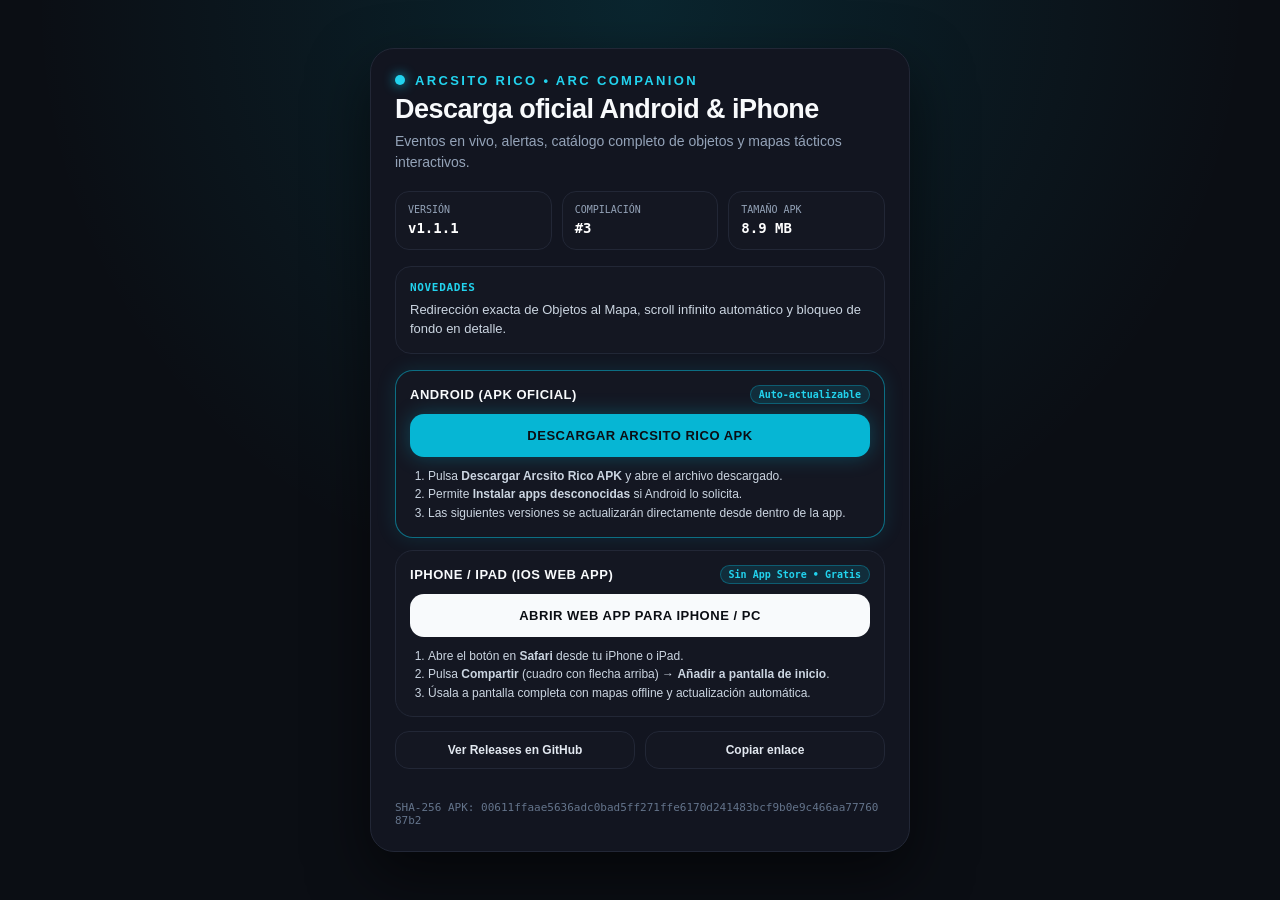
<file: docs/index.html>
<!DOCTYPE html>
<html lang="es">
  <head>
    <meta charset="UTF-8" />
    <meta name="viewport" content="width=device-width, initial-scale=1.0" />
    <title>Arcsito Rico • Android & iPhone (ARC Companion)</title>
    <style>
      :root {
        --bg: #0b0e14;
        --surface: #121520;
        --card: #141722;
        --border: #222736;
        --cyan: #06b6d4;
        --cyan-light: #22d3ee;
        --text: #f8fafc;
        --muted: #94a3b8;
      }
      * {
        box-sizing: border-box;
      }
      body {
        margin: 0;
        min-height: 100vh;
        background: radial-gradient(circle at top center, rgba(6, 182, 212, 0.14), transparent 55%), var(--bg);
        color: var(--text);
        font-family: -apple-system, BlinkMacSystemFont, "Segoe UI", Roboto, Helvetica, Arial, sans-serif;
        display: flex;
        align-items: center;
        justify-content: center;
        padding: 24px 16px;
      }
      .shell {
        width: 100%;
        max-width: 540px;
        background: var(--surface);
        border: 1px solid var(--border);
        border-radius: 24px;
        padding: 24px;
        box-shadow: 0 24px 60px rgba(0, 0, 0, 0.55);
      }
      .brand {
        display: flex;
        align-items: center;
        gap: 10px;
        margin-bottom: 6px;
      }
      .dot {
        width: 10px;
        height: 10px;
        border-radius: 999px;
        background: var(--cyan-light);
        box-shadow: 0 0 12px var(--cyan);
      }
      .brand-name {
        font-size: 13px;
        font-weight: 900;
        letter-spacing: 0.18em;
        color: var(--cyan-light);
        text-transform: uppercase;
      }
      h1 {
        margin: 0;
        font-size: 27px;
        font-weight: 800;
        letter-spacing: -0.02em;
      }
      .subtitle {
        margin: 6px 0 18px;
        color: var(--muted);
        font-size: 14px;
        line-height: 1.5;
      }
      .meta-grid {
        display: grid;
        grid-template-columns: repeat(3, 1fr);
        gap: 10px;
        margin-bottom: 16px;
      }
      .meta-box {
        background: var(--card);
        border: 1px solid var(--border);
        border-radius: 14px;
        padding: 12px;
      }
      .meta-label {
        display: block;
        font-size: 10px;
        font-family: ui-monospace, SFMono-Regular, Menlo, monospace;
        text-transform: uppercase;
        color: var(--muted);
        margin-bottom: 4px;
      }
      .meta-val {
        font-size: 14px;
        font-weight: 700;
        font-family: ui-monospace, SFMono-Regular, Menlo, monospace;
        color: #fff;
      }
      .notes {
        background: var(--card);
        border: 1px solid var(--border);
        border-radius: 16px;
        padding: 14px;
        margin-bottom: 16px;
      }
      .notes-title {
        font-size: 11px;
        font-family: ui-monospace, SFMono-Regular, Menlo, monospace;
        font-weight: 800;
        color: var(--cyan-light);
        text-transform: uppercase;
        letter-spacing: 0.06em;
        margin-bottom: 6px;
      }
      .notes-body {
        margin: 0;
        font-size: 13px;
        color: #cbd5e1;
        white-space: pre-line;
        line-height: 1.5;
      }
      .platform-stack {
        display: flex;
        flex-direction: column;
        gap: 12px;
      }
      .platform-card {
        background: var(--card);
        border: 1px solid var(--border);
        border-radius: 18px;
        padding: 14px;
      }
      .platform-card.featured {
        border-color: rgba(6, 182, 212, 0.55);
        box-shadow: 0 0 20px rgba(6, 182, 212, 0.14);
      }
      .platform-head {
        display: flex;
        align-items: center;
        justify-content: space-between;
        margin-bottom: 10px;
      }
      .platform-title {
        font-size: 13px;
        font-weight: 800;
        letter-spacing: 0.04em;
        text-transform: uppercase;
      }
      .badge {
        font-size: 10px;
        font-family: ui-monospace, SFMono-Regular, Menlo, monospace;
        font-weight: 800;
        padding: 3px 8px;
        border-radius: 999px;
        background: rgba(6, 182, 212, 0.14);
        color: var(--cyan-light);
        border: 1px solid rgba(6, 182, 212, 0.35);
      }
      .btn-primary {
        display: flex;
        align-items: center;
        justify-content: center;
        width: 100%;
        padding: 14px 16px;
        border-radius: 14px;
        background: var(--cyan);
        color: #0b0e14;
        font-weight: 900;
        font-size: 13px;
        letter-spacing: 0.04em;
        text-transform: uppercase;
        text-decoration: none;
        border: none;
        cursor: pointer;
        box-shadow: 0 0 20px rgba(6, 182, 212, 0.3);
      }
      .btn-primary:hover {
        background: var(--cyan-light);
      }
      .btn-ios {
        display: flex;
        align-items: center;
        justify-content: center;
        width: 100%;
        padding: 14px 16px;
        border-radius: 14px;
        background: #f8fafc;
        color: #0b0e14;
        font-weight: 900;
        font-size: 13px;
        letter-spacing: 0.04em;
        text-transform: uppercase;
        text-decoration: none;
        border: none;
        cursor: pointer;
      }
      .btn-ios:hover {
        background: #ffffff;
      }
      .mini-steps {
        margin: 10px 0 0;
        padding-left: 18px;
        color: #cbd5e1;
        font-size: 12px;
        line-height: 1.55;
      }
      .actions-row {
        display: grid;
        grid-template-columns: 1fr 1fr;
        gap: 10px;
        margin-top: 14px;
      }
      .btn-secondary {
        display: flex;
        align-items: center;
        justify-content: center;
        padding: 11px 12px;
        border-radius: 14px;
        background: var(--card);
        border: 1px solid var(--border);
        color: #e2e8f0;
        font-size: 12px;
        font-weight: 600;
        text-decoration: none;
        cursor: pointer;
      }
      .btn-secondary:hover {
        border-color: rgba(6, 182, 212, 0.5);
        color: var(--cyan-light);
      }
      .sha {
        margin-top: 14px;
        font-size: 11px;
        font-family: ui-monospace, SFMono-Regular, Menlo, monospace;
        color: #64748b;
        word-break: break-all;
      }
      .status-pill {
        display: inline-block;
        font-size: 11px;
        color: var(--cyan-light);
        margin-top: 8px;
      }
    </style>
  </head>
  <body>
    <main class="shell">
      <div class="brand">
        <span class="dot"></span>
        <span class="brand-name">ARCSITO RICO • ARC COMPANION</span>
      </div>
      <h1>Descarga oficial Android & iPhone</h1>
      <p class="subtitle">
        Eventos en vivo, alertas, catálogo completo de objetos y mapas tácticos interactivos.
      </p>

      <div class="meta-grid">
        <div class="meta-box">
          <span class="meta-label">Versión</span>
          <span class="meta-val" id="verText">Cargando...</span>
        </div>
        <div class="meta-box">
          <span class="meta-label">Compilación</span>
          <span class="meta-val" id="buildText">-</span>
        </div>
        <div class="meta-box">
          <span class="meta-label">Tamaño APK</span>
          <span class="meta-val" id="sizeText">~9 MB</span>
        </div>
      </div>

      <div class="notes">
        <div class="notes-title">Novedades</div>
        <p class="notes-body" id="notesText">Consultando última compilación publicada...</p>
      </div>

      <div class="platform-stack" id="platformStack">
        <!-- Tarjeta Android -->
        <section class="platform-card featured" id="androidCard">
          <div class="platform-head">
            <span class="platform-title">Android (APK Oficial)</span>
            <span class="badge">Auto-actualizable</span>
          </div>
          <a class="btn-primary" id="downloadBtn" href="#" rel="noopener noreferrer">
            Descargar Arcsito Rico APK
          </a>
          <ol class="mini-steps">
            <li>Pulsa <strong>Descargar Arcsito Rico APK</strong> y abre el archivo descargado.</li>
            <li>Permite <strong>Instalar apps desconocidas</strong> si Android lo solicita.</li>
            <li>Las siguientes versiones se actualizarán directamente desde dentro de la app.</li>
          </ol>
        </section>

        <!-- Tarjeta iPhone / iOS PWA -->
        <section class="platform-card" id="iosCard">
          <div class="platform-head">
            <span class="platform-title">iPhone / iPad (iOS Web App)</span>
            <span class="badge">Sin App Store • Gratis</span>
          </div>
          <a class="btn-ios" href="./app/">
            Abrir Web App para iPhone / PC
          </a>
          <ol class="mini-steps">
            <li>Abre el botón en <strong>Safari</strong> desde tu iPhone o iPad.</li>
            <li>Pulsa <strong>Compartir</strong> (cuadro con flecha arriba) → <strong>Añadir a pantalla de inicio</strong>.</li>
            <li>Úsala a pantalla completa con mapas offline y actualización automática.</li>
          </ol>
        </section>
      </div>

      <div class="actions-row">
        <a class="btn-secondary" id="releasesBtn" href="#" target="_blank" rel="noopener noreferrer">
          Ver Releases en GitHub
        </a>
        <button class="btn-secondary" id="copyBtn" type="button">
          Copiar enlace
        </button>
      </div>
      <span class="status-pill" id="copyStatus"></span>
      <div class="sha" id="shaText"></div>
    </main>

    <script>
      (function () {
        const verEl = document.getElementById('verText');
        const buildEl = document.getElementById('buildText');
        const sizeEl = document.getElementById('sizeText');
        const notesEl = document.getElementById('notesText');
        const downloadBtn = document.getElementById('downloadBtn');
        const releasesBtn = document.getElementById('releasesBtn');
        const shaEl = document.getElementById('shaText');
        const copyBtn = document.getElementById('copyBtn');
        const copyStatus = document.getElementById('copyStatus');
        const stackEl = document.getElementById('platformStack');
        const androidCard = document.getElementById('androidCard');
        const iosCard = document.getElementById('iosCard');

        // Si entra desde iPhone/iPad, mostrar primero la tarjeta iOS
        const ua = navigator.userAgent || '';
        const isIos = /iPad|iPhone|iPod/i.test(ua) || (navigator.platform === 'MacIntel' && navigator.maxTouchPoints > 1);
        if (isIos && stackEl && iosCard && androidCard) {
          iosCard.classList.add('featured');
          androidCard.classList.remove('featured');
          stackEl.insertBefore(iosCard, androidCard);
        }

        function inferRepoFromPagesHost() {
          const host = window.location.hostname || '';
          const pathParts = window.location.pathname.split('/').filter(Boolean);
          if (host.endsWith('.github.io')) {
            const owner = host.replace('.github.io', '');
            const repo = pathParts[0] || owner + '.github.io';
            return { owner, repo };
          }
          return null;
        }

        function formatMb(bytes) {
          if (!bytes || bytes <= 0) return '~9 MB';
          return (bytes / (1024 * 1024)).toFixed(1) + ' MB';
        }

        async function loadMeta() {
          const inferred = inferRepoFromPagesHost();
          let manifest = null;

          try {
            const res = await fetch('./version.json?t=' + Date.now(), { cache: 'no-store' });
            if (res.ok) {
              manifest = await res.json();
            }
          } catch (_) {}

          const needsApiFallback =
            !manifest ||
            !manifest.apkUrl ||
            manifest.apkUrl.includes('TU_USUARIO_GITHUB');

          if (needsApiFallback && inferred) {
            try {
              const apiRes = await fetch(
                'https://api.github.com/repos/' + inferred.owner + '/' + inferred.repo + '/releases/latest'
              );
              if (apiRes.ok) {
                const rel = await apiRes.json();
                const apk = (rel.assets || []).find(function (a) {
                  return a.name && a.name.toLowerCase().endsWith('.apk');
                });
                manifest = {
                  versionName: (rel.tag_name || '').replace(/^v/i, '') || '1.1.1',
                  versionCode: manifest && manifest.versionCode ? manifest.versionCode : '-',
                  apkUrl: apk ? apk.browser_download_url : rel.html_url,
                  releasePageUrl: rel.html_url,
                  releaseNotes: rel.body || (manifest && manifest.releaseNotes) || 'Última versión oficial.',
                  sizeBytes: apk ? apk.size : 0
                };
              }
            } catch (_) {}
          }

          if (!manifest) {
            verEl.textContent = 'v1.1.1';
            notesEl.textContent = 'No se encontró una versión publicada todavía.';
            return;
          }

          verEl.textContent = 'v' + (manifest.versionName || '1.1.1');
          buildEl.textContent = manifest.versionCode ? '#' + manifest.versionCode : '-';
          sizeEl.textContent = formatMb(manifest.sizeBytes);
          notesEl.textContent = manifest.releaseNotes || 'Última compilación estable de Arcsito Rico.';
          downloadBtn.href = manifest.apkUrl || '#';
          releasesBtn.href =
            manifest.releasePageUrl ||
            (inferred
              ? 'https://github.com/' + inferred.owner + '/' + inferred.repo + '/releases'
              : '#');
          if (manifest.sha256) {
            shaEl.textContent = 'SHA-256 APK: ' + manifest.sha256;
          }
        }

        copyBtn.addEventListener('click', async function () {
          try {
            await navigator.clipboard.writeText(window.location.href);
            copyStatus.textContent = 'Enlace copiado para compartir.';
          } catch (_) {
            copyStatus.textContent = window.location.href;
          }
        });

        loadMeta();
      })();
    </script>
  </body>
</html>
</file>
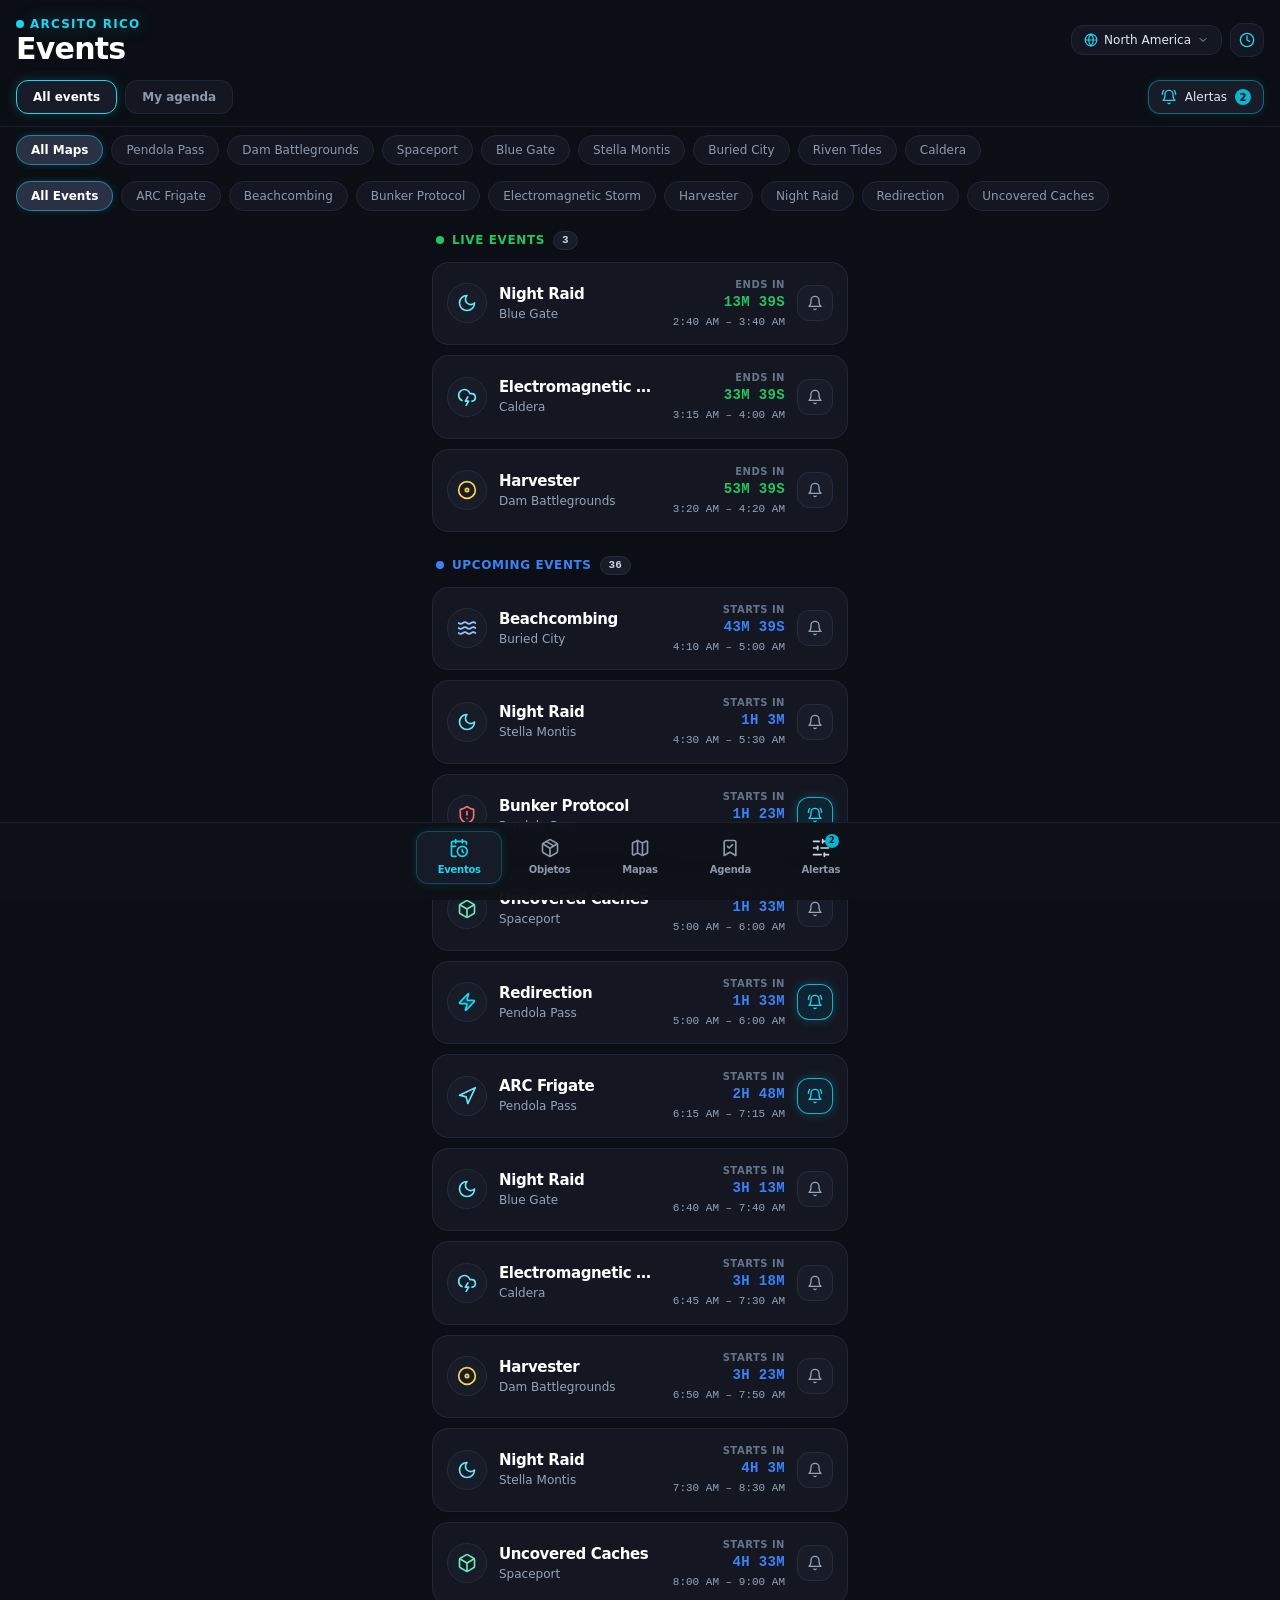
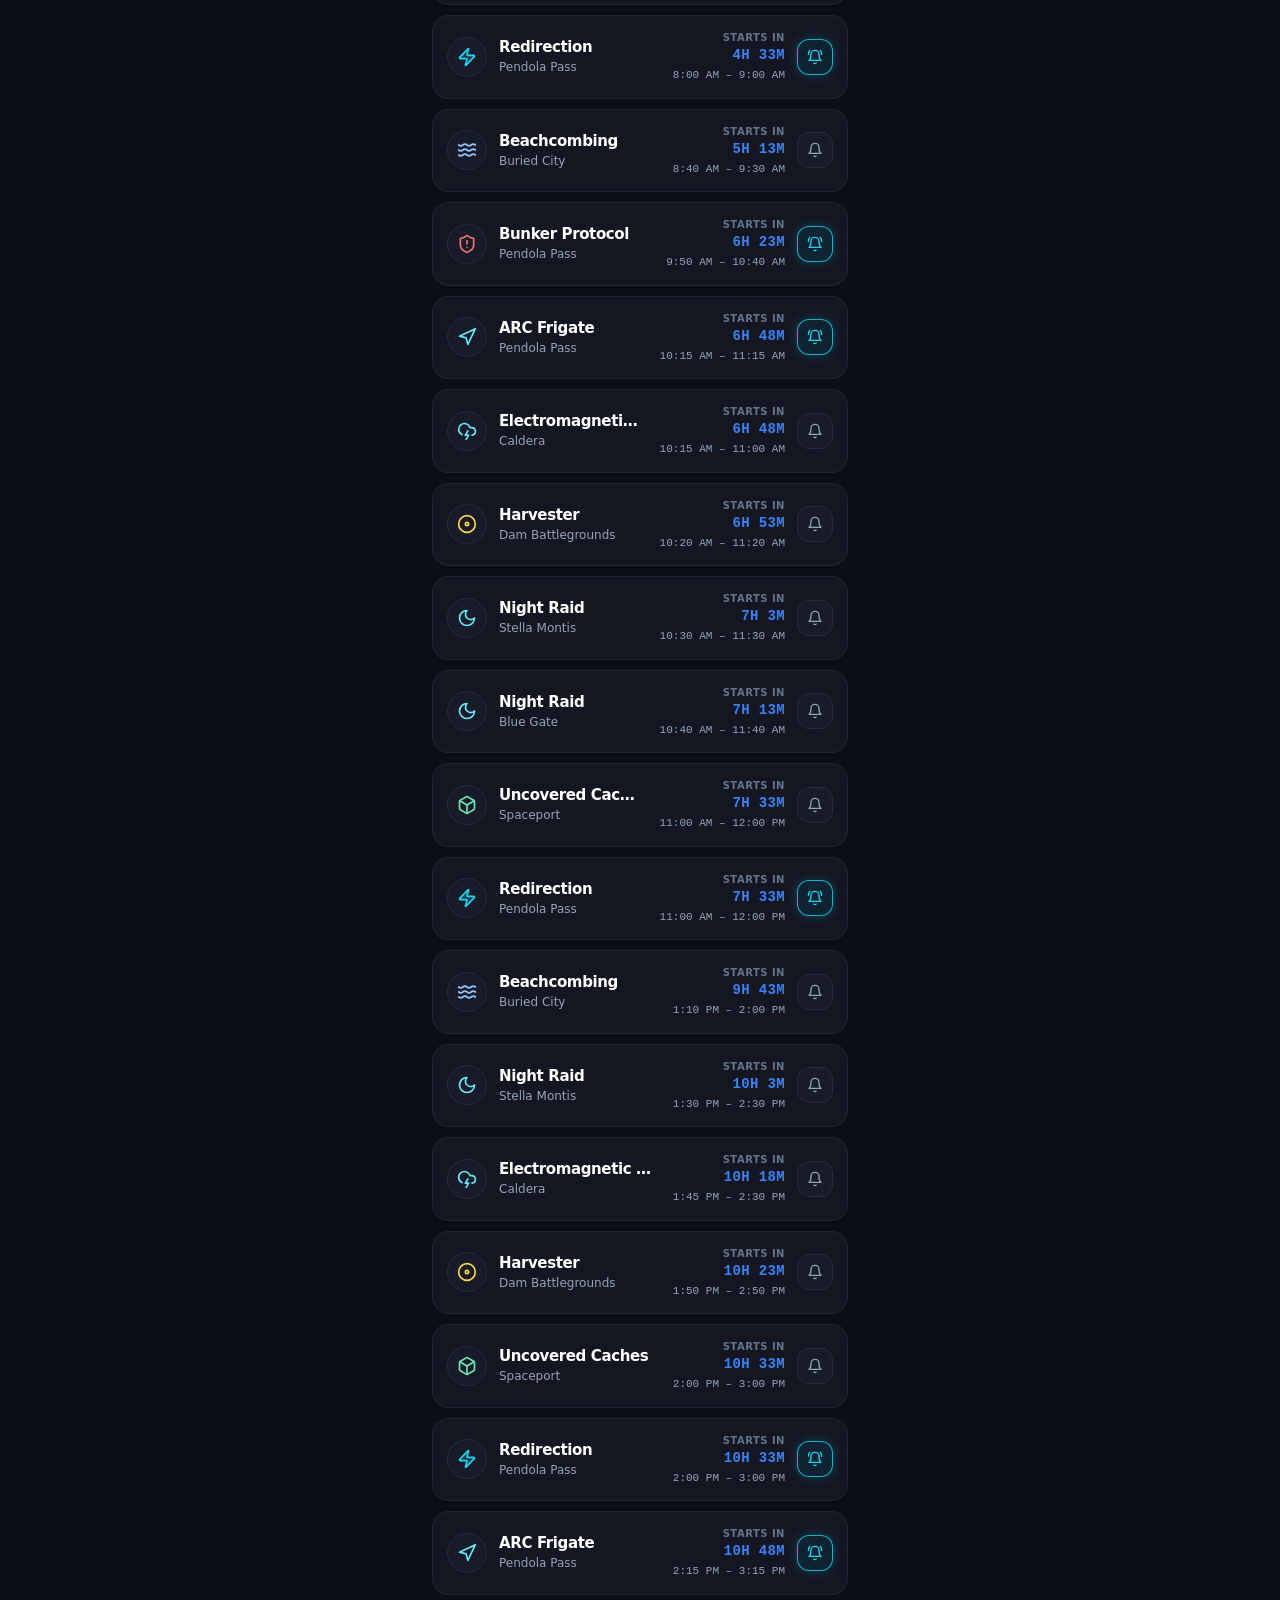
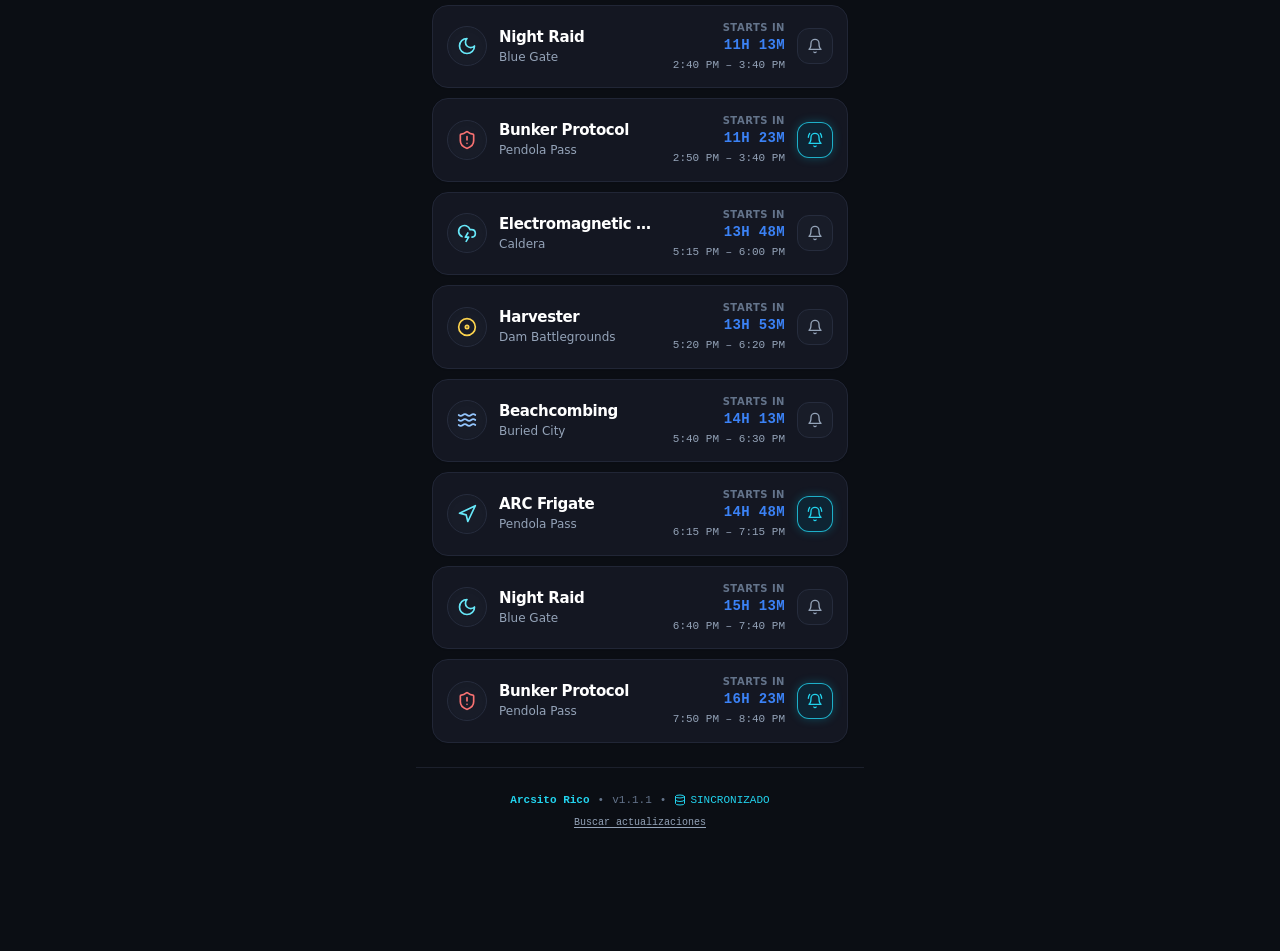
<file: docs/app/index.html>
<!doctype html>
<html lang="es" class="dark">
  <head>
    <meta charset="UTF-8" />
    <meta name="viewport" content="width=device-width, initial-scale=1.0, maximum-scale=1.0, user-scalable=no, viewport-fit=cover" />
    <meta name="theme-color" content="#0B0E14" />
    <meta name="apple-mobile-web-app-capable" content="yes" />
    <meta name="mobile-web-app-capable" content="yes" />
    <meta name="apple-mobile-web-app-title" content="Arcsito Rico" />
    <meta name="apple-mobile-web-app-status-bar-style" content="black-translucent" />
    <link rel="manifest" href="./manifest.webmanifest" />
    <link rel="icon" type="image/png" href="./favicon.png" />
    <link rel="apple-touch-icon" sizes="180x180" href="./apple-touch-icon.png" />
    <title>Arcsito Rico - ARC Companion</title>
    <link rel="preconnect" href="https://fonts.googleapis.com">
    <link rel="preconnect" href="https://fonts.gstatic.com" crossorigin>
    <link href="https://fonts.googleapis.com/css2?family=Chakra+Petch:wght@400;500;600;700&family=JetBrains+Mono:wght@400;500;700&display=swap" rel="stylesheet">
    <script type="module" crossorigin src="./assets/index-5JNFXEAA.js"></script>
    <link rel="stylesheet" crossorigin href="./assets/index-DEz7GmMc.css">
  </head>
  <body class="bg-[#080a0f] text-slate-100 antialiased select-none font-['Chakra_Petch',sans-serif] overflow-x-hidden min-h-screen">
    <div id="root"></div>
  </body>
</html>
</file>
<file: docs/app/assets/index-DEz7GmMc.css>
.leaflet-pane,.leaflet-tile,.leaflet-marker-icon,.leaflet-marker-shadow,.leaflet-tile-container,.leaflet-pane>svg,.leaflet-pane>canvas,.leaflet-zoom-box,.leaflet-image-layer,.leaflet-layer{position:absolute;left:0;top:0}.leaflet-container{overflow:hidden}.leaflet-tile,.leaflet-marker-icon,.leaflet-marker-shadow{-webkit-user-select:none;-moz-user-select:none;user-select:none;-webkit-user-drag:none}.leaflet-tile::-moz-selection{background:transparent}.leaflet-tile::selection{background:transparent}.leaflet-safari .leaflet-tile{image-rendering:-webkit-optimize-contrast}.leaflet-safari .leaflet-tile-container{width:1600px;height:1600px;-webkit-transform-origin:0 0}.leaflet-marker-icon,.leaflet-marker-shadow{display:block}.leaflet-container .leaflet-overlay-pane svg{max-width:none!important;max-height:none!important}.leaflet-container .leaflet-marker-pane img,.leaflet-container .leaflet-shadow-pane img,.leaflet-container .leaflet-tile-pane img,.leaflet-container img.leaflet-image-layer,.leaflet-container .leaflet-tile{max-width:none!important;max-height:none!important;width:auto;padding:0}.leaflet-container img.leaflet-tile{mix-blend-mode:plus-lighter}.leaflet-container.leaflet-touch-zoom{touch-action:pan-x pan-y}.leaflet-container.leaflet-touch-drag{touch-action:none;touch-action:pinch-zoom}.leaflet-container.leaflet-touch-drag.leaflet-touch-zoom{touch-action:none}.leaflet-container{-webkit-tap-highlight-color:transparent}.leaflet-container a{-webkit-tap-highlight-color:rgba(51,181,229,.4)}.leaflet-tile{filter:inherit;visibility:hidden}.leaflet-tile-loaded{visibility:inherit}.leaflet-zoom-box{width:0;height:0;box-sizing:border-box;z-index:800}.leaflet-overlay-pane svg{-moz-user-select:none}.leaflet-pane{z-index:400}.leaflet-tile-pane{z-index:200}.leaflet-overlay-pane{z-index:400}.leaflet-shadow-pane{z-index:500}.leaflet-marker-pane{z-index:600}.leaflet-tooltip-pane{z-index:650}.leaflet-popup-pane{z-index:700}.leaflet-map-pane canvas{z-index:100}.leaflet-map-pane svg{z-index:200}.leaflet-vml-shape{width:1px;height:1px}.lvml{behavior:url(#default#VML);display:inline-block;position:absolute}.leaflet-control{position:relative;z-index:800;pointer-events:visiblePainted;pointer-events:auto}.leaflet-top,.leaflet-bottom{position:absolute;z-index:1000;pointer-events:none}.leaflet-top{top:0}.leaflet-right{right:0}.leaflet-bottom{bottom:0}.leaflet-left{left:0}.leaflet-control{float:left;clear:both}.leaflet-right .leaflet-control{float:right}.leaflet-top .leaflet-control{margin-top:10px}.leaflet-bottom .leaflet-control{margin-bottom:10px}.leaflet-left .leaflet-control{margin-left:10px}.leaflet-right .leaflet-control{margin-right:10px}.leaflet-fade-anim .leaflet-popup{opacity:0;transition:opacity .2s linear}.leaflet-fade-anim .leaflet-map-pane .leaflet-popup{opacity:1}.leaflet-zoom-animated{transform-origin:0 0}svg.leaflet-zoom-animated{will-change:transform}.leaflet-zoom-anim .leaflet-zoom-animated{transition:transform .25s cubic-bezier(0,0,.25,1)}.leaflet-zoom-anim .leaflet-tile,.leaflet-pan-anim .leaflet-tile{transition:none}.leaflet-zoom-anim .leaflet-zoom-hide{visibility:hidden}.leaflet-interactive{cursor:pointer}.leaflet-grab{cursor:grab}.leaflet-crosshair,.leaflet-crosshair .leaflet-interactive{cursor:crosshair}.leaflet-popup-pane,.leaflet-control{cursor:auto}.leaflet-dragging .leaflet-grab,.leaflet-dragging .leaflet-grab .leaflet-interactive,.leaflet-dragging .leaflet-marker-draggable{cursor:move;cursor:grabbing}.leaflet-marker-icon,.leaflet-marker-shadow,.leaflet-image-layer,.leaflet-pane>svg path,.leaflet-tile-container{pointer-events:none}.leaflet-marker-icon.leaflet-interactive,.leaflet-image-layer.leaflet-interactive,.leaflet-pane>svg path.leaflet-interactive,svg.leaflet-image-layer.leaflet-interactive path{pointer-events:visiblePainted;pointer-events:auto}.leaflet-container{background:#ddd;outline-offset:1px}.leaflet-container a{color:#0078a8}.leaflet-zoom-box{border:2px dotted #38f;background:#ffffff80}.leaflet-container{font-family:Helvetica Neue,Arial,Helvetica,sans-serif;font-size:12px;font-size:.75rem;line-height:1.5}.leaflet-bar{box-shadow:0 1px 5px #000000a6;border-radius:4px}.leaflet-bar a{background-color:#fff;border-bottom:1px solid #ccc;width:26px;height:26px;line-height:26px;display:block;text-align:center;text-decoration:none;color:#000}.leaflet-bar a,.leaflet-control-layers-toggle{background-position:50% 50%;background-repeat:no-repeat;display:block}.leaflet-bar a:hover,.leaflet-bar a:focus{background-color:#f4f4f4}.leaflet-bar a:first-child{border-top-left-radius:4px;border-top-right-radius:4px}.leaflet-bar a:last-child{border-bottom-left-radius:4px;border-bottom-right-radius:4px;border-bottom:none}.leaflet-bar a.leaflet-disabled{cursor:default;background-color:#f4f4f4;color:#bbb}.leaflet-touch .leaflet-bar a{width:30px;height:30px;line-height:30px}.leaflet-touch .leaflet-bar a:first-child{border-top-left-radius:2px;border-top-right-radius:2px}.leaflet-touch .leaflet-bar a:last-child{border-bottom-left-radius:2px;border-bottom-right-radius:2px}.leaflet-control-zoom-in,.leaflet-control-zoom-out{font:700 18px Lucida Console,Monaco,monospace;text-indent:1px}.leaflet-touch .leaflet-control-zoom-in,.leaflet-touch .leaflet-control-zoom-out{font-size:22px}.leaflet-control-layers{box-shadow:0 1px 5px #0006;background:#fff;border-radius:5px}.leaflet-control-layers-toggle{background-image:url([data-uri]);width:36px;height:36px}.leaflet-retina .leaflet-control-layers-toggle{background-image:url([data-uri]);background-size:26px 26px}.leaflet-touch .leaflet-control-layers-toggle{width:44px;height:44px}.leaflet-control-layers .leaflet-control-layers-list,.leaflet-control-layers-expanded .leaflet-control-layers-toggle{display:none}.leaflet-control-layers-expanded .leaflet-control-layers-list{display:block;position:relative}.leaflet-control-layers-expanded{padding:6px 10px 6px 6px;color:#333;background:#fff}.leaflet-control-layers-scrollbar{overflow-y:scroll;overflow-x:hidden;padding-right:5px}.leaflet-control-layers-selector{margin-top:2px;position:relative;top:1px}.leaflet-control-layers label{display:block;font-size:13px;font-size:1.08333em}.leaflet-control-layers-separator{height:0;border-top:1px solid #ddd;margin:5px -10px 5px -6px}.leaflet-default-icon-path{background-image:url([data-uri])}.leaflet-container .leaflet-control-attribution{background:#fff;background:#fffc;margin:0}.leaflet-control-attribution,.leaflet-control-scale-line{padding:0 5px;color:#333;line-height:1.4}.leaflet-control-attribution a{text-decoration:none}.leaflet-control-attribution a:hover,.leaflet-control-attribution a:focus{text-decoration:underline}.leaflet-attribution-flag{display:inline!important;vertical-align:baseline!important;width:1em;height:.6669em}.leaflet-left .leaflet-control-scale{margin-left:5px}.leaflet-bottom .leaflet-control-scale{margin-bottom:5px}.leaflet-control-scale-line{border:2px solid #777;border-top:none;line-height:1.1;padding:2px 5px 1px;white-space:nowrap;box-sizing:border-box;background:#fffc;text-shadow:1px 1px #fff}.leaflet-control-scale-line:not(:first-child){border-top:2px solid #777;border-bottom:none;margin-top:-2px}.leaflet-control-scale-line:not(:first-child):not(:last-child){border-bottom:2px solid #777}.leaflet-touch .leaflet-control-attribution,.leaflet-touch .leaflet-control-layers,.leaflet-touch .leaflet-bar{box-shadow:none}.leaflet-touch .leaflet-control-layers,.leaflet-touch .leaflet-bar{border:2px solid rgba(0,0,0,.2);background-clip:padding-box}.leaflet-popup{position:absolute;text-align:center;margin-bottom:20px}.leaflet-popup-content-wrapper{padding:1px;text-align:left;border-radius:12px}.leaflet-popup-content{margin:13px 24px 13px 20px;line-height:1.3;font-size:13px;font-size:1.08333em;min-height:1px}.leaflet-popup-content p{margin:1.3em 0}.leaflet-popup-tip-container{width:40px;height:20px;position:absolute;left:50%;margin-top:-1px;margin-left:-20px;overflow:hidden;pointer-events:none}.leaflet-popup-tip{width:17px;height:17px;padding:1px;margin:-10px auto 0;pointer-events:auto;transform:rotate(45deg)}.leaflet-popup-content-wrapper,.leaflet-popup-tip{background:#fff;color:#333;box-shadow:0 3px 14px #0006}.leaflet-container a.leaflet-popup-close-button{position:absolute;top:0;right:0;border:none;text-align:center;width:24px;height:24px;font:16px/24px Tahoma,Verdana,sans-serif;color:#757575;text-decoration:none;background:transparent}.leaflet-container a.leaflet-popup-close-button:hover,.leaflet-container a.leaflet-popup-close-button:focus{color:#585858}.leaflet-popup-scrolled{overflow:auto}.leaflet-oldie .leaflet-popup-content-wrapper{-ms-zoom:1}.leaflet-oldie .leaflet-popup-tip{width:24px;margin:0 auto;-ms-filter:"progid:DXImageTransform.Microsoft.Matrix(M11=0.70710678, M12=0.70710678, M21=-0.70710678, M22=0.70710678)";filter:progid:DXImageTransform.Microsoft.Matrix(M11=.70710678,M12=.70710678,M21=-.70710678,M22=.70710678)}.leaflet-oldie .leaflet-control-zoom,.leaflet-oldie .leaflet-control-layers,.leaflet-oldie .leaflet-popup-content-wrapper,.leaflet-oldie .leaflet-popup-tip{border:1px solid #999}.leaflet-div-icon{background:#fff;border:1px solid #666}.leaflet-tooltip{position:absolute;padding:6px;background-color:#fff;border:1px solid #fff;border-radius:3px;color:#222;white-space:nowrap;-webkit-user-select:none;-moz-user-select:none;user-select:none;pointer-events:none;box-shadow:0 1px 3px #0006}.leaflet-tooltip.leaflet-interactive{cursor:pointer;pointer-events:auto}.leaflet-tooltip-top:before,.leaflet-tooltip-bottom:before,.leaflet-tooltip-left:before,.leaflet-tooltip-right:before{position:absolute;pointer-events:none;border:6px solid transparent;background:transparent;content:""}.leaflet-tooltip-bottom{margin-top:6px}.leaflet-tooltip-top{margin-top:-6px}.leaflet-tooltip-bottom:before,.leaflet-tooltip-top:before{left:50%;margin-left:-6px}.leaflet-tooltip-top:before{bottom:0;margin-bottom:-12px;border-top-color:#fff}.leaflet-tooltip-bottom:before{top:0;margin-top:-12px;margin-left:-6px;border-bottom-color:#fff}.leaflet-tooltip-left{margin-left:-6px}.leaflet-tooltip-right{margin-left:6px}.leaflet-tooltip-left:before,.leaflet-tooltip-right:before{top:50%;margin-top:-6px}.leaflet-tooltip-left:before{right:0;margin-right:-12px;border-left-color:#fff}.leaflet-tooltip-right:before{left:0;margin-left:-12px;border-right-color:#fff}@media print{.leaflet-control{-webkit-print-color-adjust:exact;print-color-adjust:exact}}*,:before,:after{--tw-border-spacing-x: 0;--tw-border-spacing-y: 0;--tw-translate-x: 0;--tw-translate-y: 0;--tw-rotate: 0;--tw-skew-x: 0;--tw-skew-y: 0;--tw-scale-x: 1;--tw-scale-y: 1;--tw-pan-x: ;--tw-pan-y: ;--tw-pinch-zoom: ;--tw-scroll-snap-strictness: proximity;--tw-gradient-from-position: ;--tw-gradient-via-position: ;--tw-gradient-to-position: ;--tw-ordinal: ;--tw-slashed-zero: ;--tw-numeric-figure: ;--tw-numeric-spacing: ;--tw-numeric-fraction: ;--tw-ring-inset: ;--tw-ring-offset-width: 0px;--tw-ring-offset-color: #fff;--tw-ring-color: rgb(59 130 246 / .5);--tw-ring-offset-shadow: 0 0 #0000;--tw-ring-shadow: 0 0 #0000;--tw-shadow: 0 0 #0000;--tw-shadow-colored: 0 0 #0000;--tw-blur: ;--tw-brightness: ;--tw-contrast: ;--tw-grayscale: ;--tw-hue-rotate: ;--tw-invert: ;--tw-saturate: ;--tw-sepia: ;--tw-drop-shadow: ;--tw-backdrop-blur: ;--tw-backdrop-brightness: ;--tw-backdrop-contrast: ;--tw-backdrop-grayscale: ;--tw-backdrop-hue-rotate: ;--tw-backdrop-invert: ;--tw-backdrop-opacity: ;--tw-backdrop-saturate: ;--tw-backdrop-sepia: ;--tw-contain-size: ;--tw-contain-layout: ;--tw-contain-paint: ;--tw-contain-style: }::backdrop{--tw-border-spacing-x: 0;--tw-border-spacing-y: 0;--tw-translate-x: 0;--tw-translate-y: 0;--tw-rotate: 0;--tw-skew-x: 0;--tw-skew-y: 0;--tw-scale-x: 1;--tw-scale-y: 1;--tw-pan-x: ;--tw-pan-y: ;--tw-pinch-zoom: ;--tw-scroll-snap-strictness: proximity;--tw-gradient-from-position: ;--tw-gradient-via-position: ;--tw-gradient-to-position: ;--tw-ordinal: ;--tw-slashed-zero: ;--tw-numeric-figure: ;--tw-numeric-spacing: ;--tw-numeric-fraction: ;--tw-ring-inset: ;--tw-ring-offset-width: 0px;--tw-ring-offset-color: #fff;--tw-ring-color: rgb(59 130 246 / .5);--tw-ring-offset-shadow: 0 0 #0000;--tw-ring-shadow: 0 0 #0000;--tw-shadow: 0 0 #0000;--tw-shadow-colored: 0 0 #0000;--tw-blur: ;--tw-brightness: ;--tw-contrast: ;--tw-grayscale: ;--tw-hue-rotate: ;--tw-invert: ;--tw-saturate: ;--tw-sepia: ;--tw-drop-shadow: ;--tw-backdrop-blur: ;--tw-backdrop-brightness: ;--tw-backdrop-contrast: ;--tw-backdrop-grayscale: ;--tw-backdrop-hue-rotate: ;--tw-backdrop-invert: ;--tw-backdrop-opacity: ;--tw-backdrop-saturate: ;--tw-backdrop-sepia: ;--tw-contain-size: ;--tw-contain-layout: ;--tw-contain-paint: ;--tw-contain-style: }*,:before,:after{box-sizing:border-box;border-width:0;border-style:solid;border-color:#e5e7eb}:before,:after{--tw-content: ""}html,:host{line-height:1.5;-webkit-text-size-adjust:100%;-moz-tab-size:4;-o-tab-size:4;tab-size:4;font-family:Inter,system-ui,-apple-system,sans-serif;font-feature-settings:normal;font-variation-settings:normal;-webkit-tap-highlight-color:transparent}body{margin:0;line-height:inherit}hr{height:0;color:inherit;border-top-width:1px}abbr:where([title]){-webkit-text-decoration:underline dotted;text-decoration:underline dotted}h1,h2,h3,h4,h5,h6{font-size:inherit;font-weight:inherit}a{color:inherit;text-decoration:inherit}b,strong{font-weight:bolder}code,kbd,samp,pre{font-family:ui-monospace,SFMono-Regular,Menlo,Monaco,Consolas,monospace;font-feature-settings:normal;font-variation-settings:normal;font-size:1em}small{font-size:80%}sub,sup{font-size:75%;line-height:0;position:relative;vertical-align:baseline}sub{bottom:-.25em}sup{top:-.5em}table{text-indent:0;border-color:inherit;border-collapse:collapse}button,input,optgroup,select,textarea{font-family:inherit;font-feature-settings:inherit;font-variation-settings:inherit;font-size:100%;font-weight:inherit;line-height:inherit;letter-spacing:inherit;color:inherit;margin:0;padding:0}button,select{text-transform:none}button,input:where([type=button]),input:where([type=reset]),input:where([type=submit]){-webkit-appearance:button;background-color:transparent;background-image:none}:-moz-focusring{outline:auto}:-moz-ui-invalid{box-shadow:none}progress{vertical-align:baseline}::-webkit-inner-spin-button,::-webkit-outer-spin-button{height:auto}[type=search]{-webkit-appearance:textfield;outline-offset:-2px}::-webkit-search-decoration{-webkit-appearance:none}::-webkit-file-upload-button{-webkit-appearance:button;font:inherit}summary{display:list-item}blockquote,dl,dd,h1,h2,h3,h4,h5,h6,hr,figure,p,pre{margin:0}fieldset{margin:0;padding:0}legend{padding:0}ol,ul,menu{list-style:none;margin:0;padding:0}dialog{padding:0}textarea{resize:vertical}input::-moz-placeholder,textarea::-moz-placeholder{opacity:1;color:#9ca3af}input::placeholder,textarea::placeholder{opacity:1;color:#9ca3af}button,[role=button]{cursor:pointer}:disabled{cursor:default}img,svg,video,canvas,audio,iframe,embed,object{display:block;vertical-align:middle}img,video{max-width:100%;height:auto}[hidden]:where(:not([hidden=until-found])){display:none}.pointer-events-none{pointer-events:none}.\!visible{visibility:visible!important}.visible{visibility:visible}.invisible{visibility:hidden}.fixed{position:fixed}.absolute{position:absolute}.relative{position:relative}.inset-0{top:0;right:0;bottom:0;left:0}.-right-1{right:-.25rem}.-right-2{right:-.5rem}.-top-1{top:-.25rem}.bottom-0{bottom:0}.bottom-1{bottom:.25rem}.bottom-3{bottom:.75rem}.left-0{left:0}.left-1{left:.25rem}.left-3{left:.75rem}.right-0{right:0}.right-1{right:.25rem}.right-2\.5{right:.625rem}.right-3{right:.75rem}.top-0{top:0}.top-1{top:.25rem}.top-1\/2{top:50%}.top-2\.5{top:.625rem}.top-full{top:100%}.z-0{z-index:0}.z-10{z-index:10}.z-20{z-index:20}.z-30{z-index:30}.z-40{z-index:40}.z-50{z-index:50}.z-\[100\]{z-index:100}.m-0{margin:0}.mx-4{margin-left:1rem;margin-right:1rem}.mx-auto{margin-left:auto;margin-right:auto}.my-2{margin-top:.5rem;margin-bottom:.5rem}.mb-0\.5{margin-bottom:.125rem}.mb-1{margin-bottom:.25rem}.mb-2{margin-bottom:.5rem}.mb-3{margin-bottom:.75rem}.ml-2{margin-left:.5rem}.mt-0\.5{margin-top:.125rem}.mt-1{margin-top:.25rem}.mt-1\.5{margin-top:.375rem}.mt-2{margin-top:.5rem}.mt-2\.5{margin-top:.625rem}.mt-3{margin-top:.75rem}.mt-4{margin-top:1rem}.line-clamp-2{overflow:hidden;display:-webkit-box;-webkit-box-orient:vertical;-webkit-line-clamp:2}.block{display:block}.flex{display:flex}.inline-flex{display:inline-flex}.grid{display:grid}.hidden{display:none}.aspect-square{aspect-ratio:1 / 1}.h-1\.5{height:.375rem}.h-10{height:2.5rem}.h-11{height:2.75rem}.h-12{height:3rem}.h-14{height:3.5rem}.h-16{height:4rem}.h-2{height:.5rem}.h-2\.5{height:.625rem}.h-20{height:5rem}.h-3{height:.75rem}.h-3\.5{height:.875rem}.h-36{height:9rem}.h-4{height:1rem}.h-48{height:12rem}.h-5{height:1.25rem}.h-6{height:1.5rem}.h-7{height:1.75rem}.h-8{height:2rem}.h-9{height:2.25rem}.h-\[56vh\]{height:56vh}.h-full{height:100%}.max-h-44{max-height:11rem}.max-h-\[58vh\]{max-height:58vh}.max-h-\[88vh\]{max-height:88vh}.max-h-\[90vh\]{max-height:90vh}.max-h-\[92vh\]{max-height:92vh}.min-h-\[380px\]{min-height:380px}.min-h-screen{min-height:100vh}.w-1\.5{width:.375rem}.w-10{width:2.5rem}.w-11{width:2.75rem}.w-12{width:3rem}.w-14{width:3.5rem}.w-16{width:4rem}.w-2{width:.5rem}.w-2\.5{width:.625rem}.w-20{width:5rem}.w-3{width:.75rem}.w-3\.5{width:.875rem}.w-36{width:9rem}.w-4{width:1rem}.w-44{width:11rem}.w-48{width:12rem}.w-5{width:1.25rem}.w-52{width:13rem}.w-6{width:1.5rem}.w-7{width:1.75rem}.w-8{width:2rem}.w-9{width:2.25rem}.w-full{width:100%}.min-w-0{min-width:0px}.max-w-\[210px\]{max-width:210px}.max-w-lg{max-width:32rem}.max-w-md{max-width:28rem}.max-w-xs{max-width:20rem}.flex-1{flex:1 1 0%}.flex-shrink-0{flex-shrink:0}.-translate-y-1\/2{--tw-translate-y: -50%;transform:translate(var(--tw-translate-x),var(--tw-translate-y)) rotate(var(--tw-rotate)) skew(var(--tw-skew-x)) skewY(var(--tw-skew-y)) scaleX(var(--tw-scale-x)) scaleY(var(--tw-scale-y))}@keyframes ping{75%,to{transform:scale(2);opacity:0}}.animate-ping{animation:ping 1s cubic-bezier(0,0,.2,1) infinite}@keyframes pulse{50%{opacity:.5}}.animate-pulse{animation:pulse 2s cubic-bezier(.4,0,.6,1) infinite}@keyframes spin{to{transform:rotate(360deg)}}.animate-spin{animation:spin 1s linear infinite}.cursor-pointer{cursor:pointer}.touch-none{touch-action:none}.select-none{-webkit-user-select:none;-moz-user-select:none;user-select:none}.grid-cols-1{grid-template-columns:repeat(1,minmax(0,1fr))}.grid-cols-2{grid-template-columns:repeat(2,minmax(0,1fr))}.grid-cols-3{grid-template-columns:repeat(3,minmax(0,1fr))}.grid-cols-4{grid-template-columns:repeat(4,minmax(0,1fr))}.grid-cols-5{grid-template-columns:repeat(5,minmax(0,1fr))}.flex-col{flex-direction:column}.flex-wrap{flex-wrap:wrap}.items-start{align-items:flex-start}.items-end{align-items:flex-end}.items-center{align-items:center}.justify-end{justify-content:flex-end}.justify-center{justify-content:center}.justify-between{justify-content:space-between}.gap-1{gap:.25rem}.gap-1\.5{gap:.375rem}.gap-2{gap:.5rem}.gap-2\.5{gap:.625rem}.gap-y-1{row-gap:.25rem}.gap-y-1\.5{row-gap:.375rem}.space-x-1>:not([hidden])~:not([hidden]){--tw-space-x-reverse: 0;margin-right:calc(.25rem * var(--tw-space-x-reverse));margin-left:calc(.25rem * calc(1 - var(--tw-space-x-reverse)))}.space-x-1\.5>:not([hidden])~:not([hidden]){--tw-space-x-reverse: 0;margin-right:calc(.375rem * var(--tw-space-x-reverse));margin-left:calc(.375rem * calc(1 - var(--tw-space-x-reverse)))}.space-x-2>:not([hidden])~:not([hidden]){--tw-space-x-reverse: 0;margin-right:calc(.5rem * var(--tw-space-x-reverse));margin-left:calc(.5rem * calc(1 - var(--tw-space-x-reverse)))}.space-x-2\.5>:not([hidden])~:not([hidden]){--tw-space-x-reverse: 0;margin-right:calc(.625rem * var(--tw-space-x-reverse));margin-left:calc(.625rem * calc(1 - var(--tw-space-x-reverse)))}.space-x-3>:not([hidden])~:not([hidden]){--tw-space-x-reverse: 0;margin-right:calc(.75rem * var(--tw-space-x-reverse));margin-left:calc(.75rem * calc(1 - var(--tw-space-x-reverse)))}.space-x-3\.5>:not([hidden])~:not([hidden]){--tw-space-x-reverse: 0;margin-right:calc(.875rem * var(--tw-space-x-reverse));margin-left:calc(.875rem * calc(1 - var(--tw-space-x-reverse)))}.space-y-0\.5>:not([hidden])~:not([hidden]){--tw-space-y-reverse: 0;margin-top:calc(.125rem * calc(1 - var(--tw-space-y-reverse)));margin-bottom:calc(.125rem * var(--tw-space-y-reverse))}.space-y-1>:not([hidden])~:not([hidden]){--tw-space-y-reverse: 0;margin-top:calc(.25rem * calc(1 - var(--tw-space-y-reverse)));margin-bottom:calc(.25rem * var(--tw-space-y-reverse))}.space-y-1\.5>:not([hidden])~:not([hidden]){--tw-space-y-reverse: 0;margin-top:calc(.375rem * calc(1 - var(--tw-space-y-reverse)));margin-bottom:calc(.375rem * var(--tw-space-y-reverse))}.space-y-2>:not([hidden])~:not([hidden]){--tw-space-y-reverse: 0;margin-top:calc(.5rem * calc(1 - var(--tw-space-y-reverse)));margin-bottom:calc(.5rem * var(--tw-space-y-reverse))}.space-y-2\.5>:not([hidden])~:not([hidden]){--tw-space-y-reverse: 0;margin-top:calc(.625rem * calc(1 - var(--tw-space-y-reverse)));margin-bottom:calc(.625rem * var(--tw-space-y-reverse))}.space-y-3>:not([hidden])~:not([hidden]){--tw-space-y-reverse: 0;margin-top:calc(.75rem * calc(1 - var(--tw-space-y-reverse)));margin-bottom:calc(.75rem * var(--tw-space-y-reverse))}.space-y-4>:not([hidden])~:not([hidden]){--tw-space-y-reverse: 0;margin-top:calc(1rem * calc(1 - var(--tw-space-y-reverse)));margin-bottom:calc(1rem * var(--tw-space-y-reverse))}.space-y-5>:not([hidden])~:not([hidden]){--tw-space-y-reverse: 0;margin-top:calc(1.25rem * calc(1 - var(--tw-space-y-reverse)));margin-bottom:calc(1.25rem * var(--tw-space-y-reverse))}.space-y-6>:not([hidden])~:not([hidden]){--tw-space-y-reverse: 0;margin-top:calc(1.5rem * calc(1 - var(--tw-space-y-reverse)));margin-bottom:calc(1.5rem * var(--tw-space-y-reverse))}.overflow-hidden{overflow:hidden}.overflow-x-auto{overflow-x:auto}.overflow-y-auto{overflow-y:auto}.overflow-x-hidden{overflow-x:hidden}.overscroll-contain{overscroll-behavior:contain}.overscroll-none{overscroll-behavior:none}.truncate{overflow:hidden;text-overflow:ellipsis;white-space:nowrap}.whitespace-nowrap{white-space:nowrap}.whitespace-pre-line{white-space:pre-line}.rounded{border-radius:.25rem}.rounded-2xl{border-radius:1rem}.rounded-3xl{border-radius:1.5rem}.rounded-full{border-radius:9999px}.rounded-lg{border-radius:.5rem}.rounded-md{border-radius:.375rem}.rounded-xl{border-radius:.75rem}.rounded-t-3xl{border-top-left-radius:1.5rem;border-top-right-radius:1.5rem}.border{border-width:1px}.border-2{border-width:2px}.border-x{border-left-width:1px;border-right-width:1px}.border-b{border-bottom-width:1px}.border-l-2{border-left-width:2px}.border-t{border-top-width:1px}.border-dashed{border-style:dashed}.border-\[\#1A1F2C\]{--tw-border-opacity: 1;border-color:rgb(26 31 44 / var(--tw-border-opacity, 1))}.border-\[\#1C202C\]{--tw-border-opacity: 1;border-color:rgb(28 32 44 / var(--tw-border-opacity, 1))}.border-\[\#212636\]{--tw-border-opacity: 1;border-color:rgb(33 38 54 / var(--tw-border-opacity, 1))}.border-\[\#21283B\]{--tw-border-opacity: 1;border-color:rgb(33 40 59 / var(--tw-border-opacity, 1))}.border-\[\#222736\]{--tw-border-opacity: 1;border-color:rgb(34 39 54 / var(--tw-border-opacity, 1))}.border-\[\#262C3D\]{--tw-border-opacity: 1;border-color:rgb(38 44 61 / var(--tw-border-opacity, 1))}.border-\[\#2C3347\]{--tw-border-opacity: 1;border-color:rgb(44 51 71 / var(--tw-border-opacity, 1))}.border-amber-400{--tw-border-opacity: 1;border-color:rgb(251 191 36 / var(--tw-border-opacity, 1))}.border-amber-400\/50{border-color:#fbbf2480}.border-amber-400\/80{border-color:#fbbf24cc}.border-amber-500\/30{border-color:#f59e0b4d}.border-amber-500\/35{border-color:#f59e0b59}.border-amber-500\/40{border-color:#f59e0b66}.border-amber-500\/50{border-color:#f59e0b80}.border-amber-500\/60{border-color:#f59e0b99}.border-cyan-300{--tw-border-opacity: 1;border-color:rgb(103 232 249 / var(--tw-border-opacity, 1))}.border-cyan-400{--tw-border-opacity: 1;border-color:rgb(34 211 238 / var(--tw-border-opacity, 1))}.border-cyan-400\/50{border-color:#22d3ee80}.border-cyan-400\/60{border-color:#22d3ee99}.border-cyan-400\/70{border-color:#22d3eeb3}.border-cyan-400\/80{border-color:#22d3eecc}.border-cyan-500\/30{border-color:#06b6d44d}.border-cyan-500\/35{border-color:#06b6d459}.border-cyan-500\/40{border-color:#06b6d466}.border-cyan-500\/45{border-color:#06b6d473}.border-cyan-500\/50{border-color:#06b6d480}.border-cyan-500\/60{border-color:#06b6d499}.border-emerald-500{--tw-border-opacity: 1;border-color:rgb(16 185 129 / var(--tw-border-opacity, 1))}.border-emerald-500\/40{border-color:#10b98166}.border-emerald-500\/50{border-color:#10b98180}.border-emerald-500\/60{border-color:#10b98199}.border-indigo-500\/20{border-color:#6366f133}.border-indigo-500\/30{border-color:#6366f14d}.border-indigo-500\/40{border-color:#6366f166}.border-orange-500\/30{border-color:#f973164d}.border-orange-500\/40{border-color:#f9731666}.border-orange-500\/60{border-color:#f9731699}.border-pink-400{--tw-border-opacity: 1;border-color:rgb(244 114 182 / var(--tw-border-opacity, 1))}.border-pink-500\/40{border-color:#ec489966}.border-purple-500{--tw-border-opacity: 1;border-color:rgb(168 85 247 / var(--tw-border-opacity, 1))}.border-purple-500\/30{border-color:#a855f74d}.border-purple-500\/40{border-color:#a855f766}.border-purple-500\/60{border-color:#a855f799}.border-purple-500\/70{border-color:#a855f7b3}.border-red-500\/30{border-color:#ef44444d}.border-red-500\/40{border-color:#ef444466}.border-red-500\/50{border-color:#ef444480}.border-red-500\/60{border-color:#ef444499}.border-slate-600{--tw-border-opacity: 1;border-color:rgb(71 85 105 / var(--tw-border-opacity, 1))}.border-slate-700{--tw-border-opacity: 1;border-color:rgb(51 65 85 / var(--tw-border-opacity, 1))}.border-white\/10{border-color:#ffffff1a}.border-yellow-500\/40{border-color:#eab30866}.bg-\[\#080A0F\],.bg-\[\#080a0f\]{--tw-bg-opacity: 1;background-color:rgb(8 10 15 / var(--tw-bg-opacity, 1))}.bg-\[\#0B0E14\]{--tw-bg-opacity: 1;background-color:rgb(11 14 20 / var(--tw-bg-opacity, 1))}.bg-\[\#0B0E14\]\/70{background-color:#0b0e14b3}.bg-\[\#0B0E14\]\/80{background-color:#0b0e14cc}.bg-\[\#0B0E14\]\/90{background-color:#0b0e14e6}.bg-\[\#0B0E14\]\/95{background-color:#0b0e14f2}.bg-\[\#0E1118\]\/95{background-color:#0e1118f2}.bg-\[\#0E1119\]{--tw-bg-opacity: 1;background-color:rgb(14 17 25 / var(--tw-bg-opacity, 1))}.bg-\[\#0E111AEF\]{background-color:#0e111aef}.bg-\[\#0E111AF5\]{background-color:#0e111af5}.bg-\[\#0E111A\]{--tw-bg-opacity: 1;background-color:rgb(14 17 26 / var(--tw-bg-opacity, 1))}.bg-\[\#0c1017\]{--tw-bg-opacity: 1;background-color:rgb(12 16 23 / var(--tw-bg-opacity, 1))}.bg-\[\#10131D\]{--tw-bg-opacity: 1;background-color:rgb(16 19 29 / var(--tw-bg-opacity, 1))}.bg-\[\#12151F\]{--tw-bg-opacity: 1;background-color:rgb(18 21 31 / var(--tw-bg-opacity, 1))}.bg-\[\#121520\]{--tw-bg-opacity: 1;background-color:rgb(18 21 32 / var(--tw-bg-opacity, 1))}.bg-\[\#121520\]\/50{background-color:#12152080}.bg-\[\#131724\]{--tw-bg-opacity: 1;background-color:rgb(19 23 36 / var(--tw-bg-opacity, 1))}.bg-\[\#141722\]{--tw-bg-opacity: 1;background-color:rgb(20 23 34 / var(--tw-bg-opacity, 1))}.bg-\[\#141722\]\/40{background-color:#14172266}.bg-\[\#141724\]{--tw-bg-opacity: 1;background-color:rgb(20 23 36 / var(--tw-bg-opacity, 1))}.bg-\[\#141A29\]{--tw-bg-opacity: 1;background-color:rgb(20 26 41 / var(--tw-bg-opacity, 1))}.bg-\[\#151926\]{--tw-bg-opacity: 1;background-color:rgb(21 25 38 / var(--tw-bg-opacity, 1))}.bg-\[\#161924\]{--tw-bg-opacity: 1;background-color:rgb(22 25 36 / var(--tw-bg-opacity, 1))}.bg-\[\#161B28\]{--tw-bg-opacity: 1;background-color:rgb(22 27 40 / var(--tw-bg-opacity, 1))}.bg-\[\#181C28\]{--tw-bg-opacity: 1;background-color:rgb(24 28 40 / var(--tw-bg-opacity, 1))}.bg-\[\#181E2E\]{--tw-bg-opacity: 1;background-color:rgb(24 30 46 / var(--tw-bg-opacity, 1))}.bg-\[\#192032\]{--tw-bg-opacity: 1;background-color:rgb(25 32 50 / var(--tw-bg-opacity, 1))}.bg-\[\#192136\]{--tw-bg-opacity: 1;background-color:rgb(25 33 54 / var(--tw-bg-opacity, 1))}.bg-\[\#1A1E2B\]{--tw-bg-opacity: 1;background-color:rgb(26 30 43 / var(--tw-bg-opacity, 1))}.bg-\[\#1A2030\]{--tw-bg-opacity: 1;background-color:rgb(26 32 48 / var(--tw-bg-opacity, 1))}.bg-\[\#1C202C\]{--tw-bg-opacity: 1;background-color:rgb(28 32 44 / var(--tw-bg-opacity, 1))}.bg-\[\#1C2233\]{--tw-bg-opacity: 1;background-color:rgb(28 34 51 / var(--tw-bg-opacity, 1))}.bg-\[\#1F2538\]{--tw-bg-opacity: 1;background-color:rgb(31 37 56 / var(--tw-bg-opacity, 1))}.bg-\[\#22C55E\]{--tw-bg-opacity: 1;background-color:rgb(34 197 94 / var(--tw-bg-opacity, 1))}.bg-\[\#2A3144\]{--tw-bg-opacity: 1;background-color:rgb(42 49 68 / var(--tw-bg-opacity, 1))}.bg-\[\#3B82F6\]{--tw-bg-opacity: 1;background-color:rgb(59 130 246 / var(--tw-bg-opacity, 1))}.bg-amber-400{--tw-bg-opacity: 1;background-color:rgb(251 191 36 / var(--tw-bg-opacity, 1))}.bg-amber-500{--tw-bg-opacity: 1;background-color:rgb(245 158 11 / var(--tw-bg-opacity, 1))}.bg-amber-500\/10{background-color:#f59e0b1a}.bg-amber-500\/20{background-color:#f59e0b33}.bg-amber-500\/90{background-color:#f59e0be6}.bg-amber-950\/25{background-color:#451a0340}.bg-amber-950\/30{background-color:#451a034d}.bg-amber-950\/35{background-color:#451a0359}.bg-amber-950\/40{background-color:#451a0366}.bg-amber-950\/60{background-color:#451a0399}.bg-amber-950\/70{background-color:#451a03b3}.bg-amber-950\/80{background-color:#451a03cc}.bg-black\/75{background-color:#000000bf}.bg-black\/80{background-color:#000c}.bg-cyan-400{--tw-bg-opacity: 1;background-color:rgb(34 211 238 / var(--tw-bg-opacity, 1))}.bg-cyan-500{--tw-bg-opacity: 1;background-color:rgb(6 182 212 / var(--tw-bg-opacity, 1))}.bg-cyan-500\/10{background-color:#06b6d41a}.bg-cyan-600\/90{background-color:#0891b2e6}.bg-cyan-950{--tw-bg-opacity: 1;background-color:rgb(8 51 68 / var(--tw-bg-opacity, 1))}.bg-cyan-950\/20{background-color:#08334433}.bg-cyan-950\/25{background-color:#08334440}.bg-cyan-950\/30{background-color:#0833444d}.bg-cyan-950\/40{background-color:#08334466}.bg-cyan-950\/50{background-color:#08334480}.bg-cyan-950\/60{background-color:#08334499}.bg-cyan-950\/80{background-color:#083344cc}.bg-emerald-400{--tw-bg-opacity: 1;background-color:rgb(52 211 153 / var(--tw-bg-opacity, 1))}.bg-emerald-500{--tw-bg-opacity: 1;background-color:rgb(16 185 129 / var(--tw-bg-opacity, 1))}.bg-emerald-600\/90{background-color:#059669e6}.bg-emerald-950\/30{background-color:#022c224d}.bg-emerald-950\/35{background-color:#022c2259}.bg-emerald-950\/40{background-color:#022c2266}.bg-emerald-950\/50{background-color:#022c2280}.bg-emerald-950\/60{background-color:#022c2299}.bg-emerald-950\/80{background-color:#022c22cc}.bg-indigo-950\/30{background-color:#1e1b4b4d}.bg-indigo-950\/80{background-color:#1e1b4bcc}.bg-orange-400{--tw-bg-opacity: 1;background-color:rgb(251 146 60 / var(--tw-bg-opacity, 1))}.bg-orange-600\/90{background-color:#ea580ce6}.bg-orange-950\/60{background-color:#43140799}.bg-pink-950\/60{background-color:#50072499}.bg-purple-400{--tw-bg-opacity: 1;background-color:rgb(192 132 252 / var(--tw-bg-opacity, 1))}.bg-purple-600{--tw-bg-opacity: 1;background-color:rgb(147 51 234 / var(--tw-bg-opacity, 1))}.bg-purple-600\/90{background-color:#9333eae6}.bg-purple-950\/60{background-color:#3b076499}.bg-red-400{--tw-bg-opacity: 1;background-color:rgb(248 113 113 / var(--tw-bg-opacity, 1))}.bg-red-500{--tw-bg-opacity: 1;background-color:rgb(239 68 68 / var(--tw-bg-opacity, 1))}.bg-red-500\/10{background-color:#ef44441a}.bg-red-600\/90{background-color:#dc2626e6}.bg-red-950\/25{background-color:#450a0a40}.bg-red-950\/30{background-color:#450a0a4d}.bg-red-950\/40{background-color:#450a0a66}.bg-red-950\/60{background-color:#450a0a99}.bg-red-950\/70{background-color:#450a0ab3}.bg-red-950\/80{background-color:#450a0acc}.bg-slate-500{--tw-bg-opacity: 1;background-color:rgb(100 116 139 / var(--tw-bg-opacity, 1))}.bg-slate-600{--tw-bg-opacity: 1;background-color:rgb(71 85 105 / var(--tw-bg-opacity, 1))}.bg-yellow-950\/60{background-color:#42200699}.bg-\[radial-gradient\(\#ffffff0a_1px\,transparent_1px\)\]{background-image:radial-gradient(#ffffff0a 1px,transparent 1px)}.bg-gradient-to-b{background-image:linear-gradient(to bottom,var(--tw-gradient-stops))}.bg-gradient-to-br{background-image:linear-gradient(to bottom right,var(--tw-gradient-stops))}.bg-gradient-to-r{background-image:linear-gradient(to right,var(--tw-gradient-stops))}.from-\[\#0E2619\]{--tw-gradient-from: #0E2619 var(--tw-gradient-from-position);--tw-gradient-to: rgb(14 38 25 / 0) var(--tw-gradient-to-position);--tw-gradient-stops: var(--tw-gradient-from), var(--tw-gradient-to)}.from-\[\#0F2330\]{--tw-gradient-from: #0F2330 var(--tw-gradient-from-position);--tw-gradient-to: rgb(15 35 48 / 0) var(--tw-gradient-to-position);--tw-gradient-stops: var(--tw-gradient-from), var(--tw-gradient-to)}.from-\[\#121C2D\]{--tw-gradient-from: #121C2D var(--tw-gradient-from-position);--tw-gradient-to: rgb(18 28 45 / 0) var(--tw-gradient-to-position);--tw-gradient-stops: var(--tw-gradient-from), var(--tw-gradient-to)}.from-\[\#181C26\]{--tw-gradient-from: #181C26 var(--tw-gradient-from-position);--tw-gradient-to: rgb(24 28 38 / 0) var(--tw-gradient-to-position);--tw-gradient-stops: var(--tw-gradient-from), var(--tw-gradient-to)}.from-\[\#181d28\]{--tw-gradient-from: #181d28 var(--tw-gradient-from-position);--tw-gradient-to: rgb(24 29 40 / 0) var(--tw-gradient-to-position);--tw-gradient-stops: var(--tw-gradient-from), var(--tw-gradient-to)}.from-\[\#22132D\]{--tw-gradient-from: #22132D var(--tw-gradient-from-position);--tw-gradient-to: rgb(34 19 45 / 0) var(--tw-gradient-to-position);--tw-gradient-stops: var(--tw-gradient-from), var(--tw-gradient-to)}.from-\[\#261E10\]{--tw-gradient-from: #261E10 var(--tw-gradient-from-position);--tw-gradient-to: rgb(38 30 16 / 0) var(--tw-gradient-to-position);--tw-gradient-stops: var(--tw-gradient-from), var(--tw-gradient-to)}.from-amber-500\/20{--tw-gradient-from: rgb(245 158 11 / .2) var(--tw-gradient-from-position);--tw-gradient-to: rgb(245 158 11 / 0) var(--tw-gradient-to-position);--tw-gradient-stops: var(--tw-gradient-from), var(--tw-gradient-to)}.from-amber-950\/70{--tw-gradient-from: rgb(69 26 3 / .7) var(--tw-gradient-from-position);--tw-gradient-to: rgb(69 26 3 / 0) var(--tw-gradient-to-position);--tw-gradient-stops: var(--tw-gradient-from), var(--tw-gradient-to)}.from-cyan-500\/20{--tw-gradient-from: rgb(6 182 212 / .2) var(--tw-gradient-from-position);--tw-gradient-to: rgb(6 182 212 / 0) var(--tw-gradient-to-position);--tw-gradient-stops: var(--tw-gradient-from), var(--tw-gradient-to)}.from-cyan-950\/70{--tw-gradient-from: rgb(8 51 68 / .7) var(--tw-gradient-from-position);--tw-gradient-to: rgb(8 51 68 / 0) var(--tw-gradient-to-position);--tw-gradient-stops: var(--tw-gradient-from), var(--tw-gradient-to)}.from-cyan-950\/75{--tw-gradient-from: rgb(8 51 68 / .75) var(--tw-gradient-from-position);--tw-gradient-to: rgb(8 51 68 / 0) var(--tw-gradient-to-position);--tw-gradient-stops: var(--tw-gradient-from), var(--tw-gradient-to)}.from-emerald-600\/15{--tw-gradient-from: rgb(5 150 105 / .15) var(--tw-gradient-from-position);--tw-gradient-to: rgb(5 150 105 / 0) var(--tw-gradient-to-position);--tw-gradient-stops: var(--tw-gradient-from), var(--tw-gradient-to)}.from-emerald-950\/70{--tw-gradient-from: rgb(2 44 34 / .7) var(--tw-gradient-from-position);--tw-gradient-to: rgb(2 44 34 / 0) var(--tw-gradient-to-position);--tw-gradient-stops: var(--tw-gradient-from), var(--tw-gradient-to)}.from-orange-950\/70{--tw-gradient-from: rgb(67 20 7 / .7) var(--tw-gradient-from-position);--tw-gradient-to: rgb(67 20 7 / 0) var(--tw-gradient-to-position);--tw-gradient-stops: var(--tw-gradient-from), var(--tw-gradient-to)}.from-purple-600\/20{--tw-gradient-from: rgb(147 51 234 / .2) var(--tw-gradient-from-position);--tw-gradient-to: rgb(147 51 234 / 0) var(--tw-gradient-to-position);--tw-gradient-stops: var(--tw-gradient-from), var(--tw-gradient-to)}.from-purple-950\/70{--tw-gradient-from: rgb(59 7 100 / .7) var(--tw-gradient-from-position);--tw-gradient-to: rgb(59 7 100 / 0) var(--tw-gradient-to-position);--tw-gradient-stops: var(--tw-gradient-from), var(--tw-gradient-to)}.from-red-950\/70{--tw-gradient-from: rgb(69 10 10 / .7) var(--tw-gradient-from-position);--tw-gradient-to: rgb(69 10 10 / 0) var(--tw-gradient-to-position);--tw-gradient-stops: var(--tw-gradient-from), var(--tw-gradient-to)}.via-\[\#0E1E28\]{--tw-gradient-to: rgb(14 30 40 / 0) var(--tw-gradient-to-position);--tw-gradient-stops: var(--tw-gradient-from), #0E1E28 var(--tw-gradient-via-position), var(--tw-gradient-to)}.via-\[\#0F1D16\]{--tw-gradient-to: rgb(15 29 22 / 0) var(--tw-gradient-to-position);--tw-gradient-stops: var(--tw-gradient-from), #0F1D16 var(--tw-gradient-via-position), var(--tw-gradient-to)}.via-\[\#10141f\]{--tw-gradient-to: rgb(16 20 31 / 0) var(--tw-gradient-to-position);--tw-gradient-stops: var(--tw-gradient-from), #10141f var(--tw-gradient-via-position), var(--tw-gradient-to)}.via-\[\#121C2D\]{--tw-gradient-to: rgb(18 28 45 / 0) var(--tw-gradient-to-position);--tw-gradient-stops: var(--tw-gradient-from), #121C2D var(--tw-gradient-via-position), var(--tw-gradient-to)}.via-\[\#131927\]{--tw-gradient-to: rgb(19 25 39 / 0) var(--tw-gradient-to-position);--tw-gradient-stops: var(--tw-gradient-from), #131927 var(--tw-gradient-via-position), var(--tw-gradient-to)}.via-\[\#181C28\]{--tw-gradient-to: rgb(24 28 40 / 0) var(--tw-gradient-to-position);--tw-gradient-stops: var(--tw-gradient-from), #181C28 var(--tw-gradient-via-position), var(--tw-gradient-to)}.via-\[\#1B1225\]{--tw-gradient-to: rgb(27 18 37 / 0) var(--tw-gradient-to-position);--tw-gradient-stops: var(--tw-gradient-from), #1B1225 var(--tw-gradient-via-position), var(--tw-gradient-to)}.via-\[\#1C1216\]{--tw-gradient-to: rgb(28 18 22 / 0) var(--tw-gradient-to-position);--tw-gradient-stops: var(--tw-gradient-from), #1C1216 var(--tw-gradient-via-position), var(--tw-gradient-to)}.via-\[\#1C1711\]{--tw-gradient-to: rgb(28 23 17 / 0) var(--tw-gradient-to-position);--tw-gradient-stops: var(--tw-gradient-from), #1C1711 var(--tw-gradient-via-position), var(--tw-gradient-to)}.via-\[\#21160F\]{--tw-gradient-to: rgb(33 22 15 / 0) var(--tw-gradient-to-position);--tw-gradient-stops: var(--tw-gradient-from), #21160F var(--tw-gradient-via-position), var(--tw-gradient-to)}.to-\[\#091710\]{--tw-gradient-to: #091710 var(--tw-gradient-to-position)}.to-\[\#0A141C\]{--tw-gradient-to: #0A141C var(--tw-gradient-to-position)}.to-\[\#0F121A\]{--tw-gradient-to: #0F121A var(--tw-gradient-to-position)}.to-\[\#0a0d14\]{--tw-gradient-to: #0a0d14 var(--tw-gradient-to-position)}.to-\[\#10131C\]{--tw-gradient-to: #10131C var(--tw-gradient-to-position)}.to-\[\#110A18\]{--tw-gradient-to: #110A18 var(--tw-gradient-to-position)}.to-\[\#120E08\]{--tw-gradient-to: #120E08 var(--tw-gradient-to-position)}.to-\[\#121520\]{--tw-gradient-to: #121520 var(--tw-gradient-to-position)}.fill-current{fill:currentColor}.fill-cyan-400\/20{fill:#22d3ee33}.stroke-\[3\]{stroke-width:3}.object-contain{-o-object-fit:contain;object-fit:contain}.object-cover{-o-object-fit:cover;object-fit:cover}.p-0{padding:0}.p-0\.5{padding:.125rem}.p-1{padding:.25rem}.p-1\.5{padding:.375rem}.p-2{padding:.5rem}.p-2\.5{padding:.625rem}.p-3{padding:.75rem}.p-3\.5{padding:.875rem}.p-4{padding:1rem}.p-5{padding:1.25rem}.p-6{padding:1.5rem}.p-8{padding:2rem}.px-0\.5{padding-left:.125rem;padding-right:.125rem}.px-1{padding-left:.25rem;padding-right:.25rem}.px-1\.5{padding-left:.375rem;padding-right:.375rem}.px-2{padding-left:.5rem;padding-right:.5rem}.px-2\.5{padding-left:.625rem;padding-right:.625rem}.px-3{padding-left:.75rem;padding-right:.75rem}.px-3\.5{padding-left:.875rem;padding-right:.875rem}.px-4{padding-left:1rem;padding-right:1rem}.px-5{padding-left:1.25rem;padding-right:1.25rem}.px-6{padding-left:1.5rem;padding-right:1.5rem}.py-0\.5{padding-top:.125rem;padding-bottom:.125rem}.py-1{padding-top:.25rem;padding-bottom:.25rem}.py-1\.5{padding-top:.375rem;padding-bottom:.375rem}.py-2{padding-top:.5rem;padding-bottom:.5rem}.py-2\.5{padding-top:.625rem;padding-bottom:.625rem}.py-20{padding-top:5rem;padding-bottom:5rem}.py-3{padding-top:.75rem;padding-bottom:.75rem}.py-3\.5{padding-top:.875rem;padding-bottom:.875rem}.py-4{padding-top:1rem;padding-bottom:1rem}.py-5{padding-top:1.25rem;padding-bottom:1.25rem}.pb-1{padding-bottom:.25rem}.pb-2{padding-bottom:.5rem}.pb-20{padding-bottom:5rem}.pb-28{padding-bottom:7rem}.pb-3{padding-bottom:.75rem}.pb-8{padding-bottom:2rem}.pl-3{padding-left:.75rem}.pl-9{padding-left:2.25rem}.pr-1{padding-right:.25rem}.pr-2{padding-right:.5rem}.pr-8{padding-right:2rem}.pt-0\.5{padding-top:.125rem}.pt-1{padding-top:.25rem}.pt-2{padding-top:.5rem}.pt-2\.5{padding-top:.625rem}.pt-6{padding-top:1.5rem}.text-left{text-align:left}.text-center{text-align:center}.text-right{text-align:right}.font-\[\'Chakra_Petch\'\,sans-serif\]{font-family:Chakra Petch,sans-serif}.font-mono{font-family:ui-monospace,SFMono-Regular,Menlo,Monaco,Consolas,monospace}.font-sans{font-family:Inter,system-ui,-apple-system,sans-serif}.text-2xl{font-size:1.5rem;line-height:2rem}.text-3xl{font-size:1.875rem;line-height:2.25rem}.text-\[10px\]{font-size:10px}.text-\[11px\]{font-size:11px}.text-\[15px\]{font-size:15px}.text-\[8px\]{font-size:8px}.text-\[9px\]{font-size:9px}.text-base{font-size:1rem;line-height:1.5rem}.text-sm{font-size:.875rem;line-height:1.25rem}.text-xl{font-size:1.25rem;line-height:1.75rem}.text-xs{font-size:.75rem;line-height:1rem}.font-black{font-weight:900}.font-bold{font-weight:700}.font-extrabold{font-weight:800}.font-medium{font-weight:500}.font-semibold{font-weight:600}.uppercase{text-transform:uppercase}.italic{font-style:italic}.leading-none{line-height:1}.leading-relaxed{line-height:1.625}.leading-snug{line-height:1.375}.leading-tight{line-height:1.25}.tracking-tight{letter-spacing:-.025em}.tracking-wide{letter-spacing:.025em}.tracking-wider{letter-spacing:.05em}.tracking-widest{letter-spacing:.1em}.text-\[\#0B0E14\]{--tw-text-opacity: 1;color:rgb(11 14 20 / var(--tw-text-opacity, 1))}.text-\[\#0a0d14\]{--tw-text-opacity: 1;color:rgb(10 13 20 / var(--tw-text-opacity, 1))}.text-\[\#22C55E\]{--tw-text-opacity: 1;color:rgb(34 197 94 / var(--tw-text-opacity, 1))}.text-\[\#3B82F6\]{--tw-text-opacity: 1;color:rgb(59 130 246 / var(--tw-text-opacity, 1))}.text-\[\#8E98AB\]{--tw-text-opacity: 1;color:rgb(142 152 171 / var(--tw-text-opacity, 1))}.text-\[\#F8FAFC\]{--tw-text-opacity: 1;color:rgb(248 250 252 / var(--tw-text-opacity, 1))}.text-amber-100{--tw-text-opacity: 1;color:rgb(254 243 199 / var(--tw-text-opacity, 1))}.text-amber-200{--tw-text-opacity: 1;color:rgb(253 230 138 / var(--tw-text-opacity, 1))}.text-amber-200\/80{color:#fde68acc}.text-amber-200\/90{color:#fde68ae6}.text-amber-300{--tw-text-opacity: 1;color:rgb(252 211 77 / var(--tw-text-opacity, 1))}.text-amber-300\/90{color:#fcd34de6}.text-amber-400{--tw-text-opacity: 1;color:rgb(251 191 36 / var(--tw-text-opacity, 1))}.text-blue-300{--tw-text-opacity: 1;color:rgb(147 197 253 / var(--tw-text-opacity, 1))}.text-cyan-100{--tw-text-opacity: 1;color:rgb(207 250 254 / var(--tw-text-opacity, 1))}.text-cyan-200{--tw-text-opacity: 1;color:rgb(165 243 252 / var(--tw-text-opacity, 1))}.text-cyan-300{--tw-text-opacity: 1;color:rgb(103 232 249 / var(--tw-text-opacity, 1))}.text-cyan-300\/80{color:#67e8f9cc}.text-cyan-400{--tw-text-opacity: 1;color:rgb(34 211 238 / var(--tw-text-opacity, 1))}.text-cyan-400\/90{color:#22d3eee6}.text-emerald-100{--tw-text-opacity: 1;color:rgb(209 250 229 / var(--tw-text-opacity, 1))}.text-emerald-200{--tw-text-opacity: 1;color:rgb(167 243 208 / var(--tw-text-opacity, 1))}.text-emerald-300{--tw-text-opacity: 1;color:rgb(110 231 183 / var(--tw-text-opacity, 1))}.text-emerald-400{--tw-text-opacity: 1;color:rgb(52 211 153 / var(--tw-text-opacity, 1))}.text-indigo-200{--tw-text-opacity: 1;color:rgb(199 210 254 / var(--tw-text-opacity, 1))}.text-indigo-300{--tw-text-opacity: 1;color:rgb(165 180 252 / var(--tw-text-opacity, 1))}.text-indigo-400{--tw-text-opacity: 1;color:rgb(129 140 248 / var(--tw-text-opacity, 1))}.text-orange-100{--tw-text-opacity: 1;color:rgb(255 237 213 / var(--tw-text-opacity, 1))}.text-orange-200{--tw-text-opacity: 1;color:rgb(254 215 170 / var(--tw-text-opacity, 1))}.text-orange-400{--tw-text-opacity: 1;color:rgb(251 146 60 / var(--tw-text-opacity, 1))}.text-pink-200{--tw-text-opacity: 1;color:rgb(251 207 232 / var(--tw-text-opacity, 1))}.text-pink-300{--tw-text-opacity: 1;color:rgb(249 168 212 / var(--tw-text-opacity, 1))}.text-pink-400{--tw-text-opacity: 1;color:rgb(244 114 182 / var(--tw-text-opacity, 1))}.text-purple-100{--tw-text-opacity: 1;color:rgb(243 232 255 / var(--tw-text-opacity, 1))}.text-purple-200{--tw-text-opacity: 1;color:rgb(233 213 255 / var(--tw-text-opacity, 1))}.text-purple-300{--tw-text-opacity: 1;color:rgb(216 180 254 / var(--tw-text-opacity, 1))}.text-purple-400{--tw-text-opacity: 1;color:rgb(192 132 252 / var(--tw-text-opacity, 1))}.text-red-100{--tw-text-opacity: 1;color:rgb(254 226 226 / var(--tw-text-opacity, 1))}.text-red-200{--tw-text-opacity: 1;color:rgb(254 202 202 / var(--tw-text-opacity, 1))}.text-red-300{--tw-text-opacity: 1;color:rgb(252 165 165 / var(--tw-text-opacity, 1))}.text-red-400{--tw-text-opacity: 1;color:rgb(248 113 113 / var(--tw-text-opacity, 1))}.text-red-500{--tw-text-opacity: 1;color:rgb(239 68 68 / var(--tw-text-opacity, 1))}.text-slate-100{--tw-text-opacity: 1;color:rgb(241 245 249 / var(--tw-text-opacity, 1))}.text-slate-200{--tw-text-opacity: 1;color:rgb(226 232 240 / var(--tw-text-opacity, 1))}.text-slate-300{--tw-text-opacity: 1;color:rgb(203 213 225 / var(--tw-text-opacity, 1))}.text-slate-400{--tw-text-opacity: 1;color:rgb(148 163 184 / var(--tw-text-opacity, 1))}.text-slate-500{--tw-text-opacity: 1;color:rgb(100 116 139 / var(--tw-text-opacity, 1))}.text-slate-600{--tw-text-opacity: 1;color:rgb(71 85 105 / var(--tw-text-opacity, 1))}.text-transparent{color:transparent}.text-white{--tw-text-opacity: 1;color:rgb(255 255 255 / var(--tw-text-opacity, 1))}.text-yellow-300{--tw-text-opacity: 1;color:rgb(253 224 71 / var(--tw-text-opacity, 1))}.underline{text-decoration-line:underline}.underline-offset-2{text-underline-offset:2px}.antialiased{-webkit-font-smoothing:antialiased;-moz-osx-font-smoothing:grayscale}.placeholder-slate-500::-moz-placeholder{--tw-placeholder-opacity: 1;color:rgb(100 116 139 / var(--tw-placeholder-opacity, 1))}.placeholder-slate-500::placeholder{--tw-placeholder-opacity: 1;color:rgb(100 116 139 / var(--tw-placeholder-opacity, 1))}.opacity-0{opacity:0}.opacity-40{opacity:.4}.opacity-60{opacity:.6}.opacity-75{opacity:.75}.shadow-2xl{--tw-shadow: 0 25px 50px -12px rgb(0 0 0 / .25);--tw-shadow-colored: 0 25px 50px -12px var(--tw-shadow-color);box-shadow:var(--tw-ring-offset-shadow, 0 0 #0000),var(--tw-ring-shadow, 0 0 #0000),var(--tw-shadow)}.shadow-\[0_0_10px_rgba\(236\,72\,153\,0\.3\)\]{--tw-shadow: 0 0 10px rgba(236,72,153,.3);--tw-shadow-colored: 0 0 10px var(--tw-shadow-color);box-shadow:var(--tw-ring-offset-shadow, 0 0 #0000),var(--tw-ring-shadow, 0 0 #0000),var(--tw-shadow)}.shadow-\[0_0_10px_rgba\(6\,182\,212\,0\.15\)\]{--tw-shadow: 0 0 10px rgba(6,182,212,.15);--tw-shadow-colored: 0 0 10px var(--tw-shadow-color);box-shadow:var(--tw-ring-offset-shadow, 0 0 #0000),var(--tw-ring-shadow, 0 0 #0000),var(--tw-shadow)}.shadow-\[0_0_10px_rgba\(6\,182\,212\,0\.2\)\]{--tw-shadow: 0 0 10px rgba(6,182,212,.2);--tw-shadow-colored: 0 0 10px var(--tw-shadow-color);box-shadow:var(--tw-ring-offset-shadow, 0 0 #0000),var(--tw-ring-shadow, 0 0 #0000),var(--tw-shadow)}.shadow-\[0_0_10px_rgba\(6\,182\,212\,0\.25\)\]{--tw-shadow: 0 0 10px rgba(6,182,212,.25);--tw-shadow-colored: 0 0 10px var(--tw-shadow-color);box-shadow:var(--tw-ring-offset-shadow, 0 0 #0000),var(--tw-ring-shadow, 0 0 #0000),var(--tw-shadow)}.shadow-\[0_0_10px_rgba\(6\,182\,212\,0\.3\)\]{--tw-shadow: 0 0 10px rgba(6,182,212,.3);--tw-shadow-colored: 0 0 10px var(--tw-shadow-color);box-shadow:var(--tw-ring-offset-shadow, 0 0 #0000),var(--tw-ring-shadow, 0 0 #0000),var(--tw-shadow)}.shadow-\[0_0_10px_rgba\(6\,182\,212\,0\.4\)\]{--tw-shadow: 0 0 10px rgba(6,182,212,.4);--tw-shadow-colored: 0 0 10px var(--tw-shadow-color);box-shadow:var(--tw-ring-offset-shadow, 0 0 #0000),var(--tw-ring-shadow, 0 0 #0000),var(--tw-shadow)}.shadow-\[0_0_12px_rgba\(168\,85\,247\,0\.25\)\]{--tw-shadow: 0 0 12px rgba(168,85,247,.25);--tw-shadow-colored: 0 0 12px var(--tw-shadow-color);box-shadow:var(--tw-ring-offset-shadow, 0 0 #0000),var(--tw-ring-shadow, 0 0 #0000),var(--tw-shadow)}.shadow-\[0_0_12px_rgba\(168\,85\,247\,0\.3\)\]{--tw-shadow: 0 0 12px rgba(168,85,247,.3);--tw-shadow-colored: 0 0 12px var(--tw-shadow-color);box-shadow:var(--tw-ring-offset-shadow, 0 0 #0000),var(--tw-ring-shadow, 0 0 #0000),var(--tw-shadow)}.shadow-\[0_0_12px_rgba\(245\,158\,11\,0\.3\)\]{--tw-shadow: 0 0 12px rgba(245,158,11,.3);--tw-shadow-colored: 0 0 12px var(--tw-shadow-color);box-shadow:var(--tw-ring-offset-shadow, 0 0 #0000),var(--tw-ring-shadow, 0 0 #0000),var(--tw-shadow)}.shadow-\[0_0_12px_rgba\(245\,158\,11\,0\.35\)\]{--tw-shadow: 0 0 12px rgba(245,158,11,.35);--tw-shadow-colored: 0 0 12px var(--tw-shadow-color);box-shadow:var(--tw-ring-offset-shadow, 0 0 #0000),var(--tw-ring-shadow, 0 0 #0000),var(--tw-shadow)}.shadow-\[0_0_12px_rgba\(251\,191\,36\,0\.3\)\]{--tw-shadow: 0 0 12px rgba(251,191,36,.3);--tw-shadow-colored: 0 0 12px var(--tw-shadow-color);box-shadow:var(--tw-ring-offset-shadow, 0 0 #0000),var(--tw-ring-shadow, 0 0 #0000),var(--tw-shadow)}.shadow-\[0_0_12px_rgba\(6\,182\,212\,0\.22\)\]{--tw-shadow: 0 0 12px rgba(6,182,212,.22);--tw-shadow-colored: 0 0 12px var(--tw-shadow-color);box-shadow:var(--tw-ring-offset-shadow, 0 0 #0000),var(--tw-ring-shadow, 0 0 #0000),var(--tw-shadow)}.shadow-\[0_0_12px_rgba\(6\,182\,212\,0\.25\)\]{--tw-shadow: 0 0 12px rgba(6,182,212,.25);--tw-shadow-colored: 0 0 12px var(--tw-shadow-color);box-shadow:var(--tw-ring-offset-shadow, 0 0 #0000),var(--tw-ring-shadow, 0 0 #0000),var(--tw-shadow)}.shadow-\[0_0_12px_rgba\(6\,182\,212\,0\.3\)\]{--tw-shadow: 0 0 12px rgba(6,182,212,.3);--tw-shadow-colored: 0 0 12px var(--tw-shadow-color);box-shadow:var(--tw-ring-offset-shadow, 0 0 #0000),var(--tw-ring-shadow, 0 0 #0000),var(--tw-shadow)}.shadow-\[0_0_12px_rgba\(6\,182\,212\,0\.35\)\]{--tw-shadow: 0 0 12px rgba(6,182,212,.35);--tw-shadow-colored: 0 0 12px var(--tw-shadow-color);box-shadow:var(--tw-ring-offset-shadow, 0 0 #0000),var(--tw-ring-shadow, 0 0 #0000),var(--tw-shadow)}.shadow-\[0_0_12px_rgba\(6\,182\,212\,0\.4\)\]{--tw-shadow: 0 0 12px rgba(6,182,212,.4);--tw-shadow-colored: 0 0 12px var(--tw-shadow-color);box-shadow:var(--tw-ring-offset-shadow, 0 0 #0000),var(--tw-ring-shadow, 0 0 #0000),var(--tw-shadow)}.shadow-\[0_0_15px_rgba\(249\,115\,22\,0\.15\)\]{--tw-shadow: 0 0 15px rgba(249,115,22,.15);--tw-shadow-colored: 0 0 15px var(--tw-shadow-color);box-shadow:var(--tw-ring-offset-shadow, 0 0 #0000),var(--tw-ring-shadow, 0 0 #0000),var(--tw-shadow)}.shadow-\[0_0_15px_rgba\(6\,182\,212\,0\.2\)\]{--tw-shadow: 0 0 15px rgba(6,182,212,.2);--tw-shadow-colored: 0 0 15px var(--tw-shadow-color);box-shadow:var(--tw-ring-offset-shadow, 0 0 #0000),var(--tw-ring-shadow, 0 0 #0000),var(--tw-shadow)}.shadow-\[0_0_15px_rgba\(6\,182\,212\,0\.3\)\]{--tw-shadow: 0 0 15px rgba(6,182,212,.3);--tw-shadow-colored: 0 0 15px var(--tw-shadow-color);box-shadow:var(--tw-ring-offset-shadow, 0 0 #0000),var(--tw-ring-shadow, 0 0 #0000),var(--tw-shadow)}.shadow-\[0_0_16px_rgba\(6\,182\,212\,0\.18\)\]{--tw-shadow: 0 0 16px rgba(6,182,212,.18);--tw-shadow-colored: 0 0 16px var(--tw-shadow-color);box-shadow:var(--tw-ring-offset-shadow, 0 0 #0000),var(--tw-ring-shadow, 0 0 #0000),var(--tw-shadow)}.shadow-\[0_0_16px_rgba\(6\,182\,212\,0\.35\)\]{--tw-shadow: 0 0 16px rgba(6,182,212,.35);--tw-shadow-colored: 0 0 16px var(--tw-shadow-color);box-shadow:var(--tw-ring-offset-shadow, 0 0 #0000),var(--tw-ring-shadow, 0 0 #0000),var(--tw-shadow)}.shadow-\[0_0_16px_rgba\(6\,182\,212\,0\.4\)\]{--tw-shadow: 0 0 16px rgba(6,182,212,.4);--tw-shadow-colored: 0 0 16px var(--tw-shadow-color);box-shadow:var(--tw-ring-offset-shadow, 0 0 #0000),var(--tw-ring-shadow, 0 0 #0000),var(--tw-shadow)}.shadow-\[0_0_20px_rgba\(16\,185\,129\,0\.2\)\]{--tw-shadow: 0 0 20px rgba(16,185,129,.2);--tw-shadow-colored: 0 0 20px var(--tw-shadow-color);box-shadow:var(--tw-ring-offset-shadow, 0 0 #0000),var(--tw-ring-shadow, 0 0 #0000),var(--tw-shadow)}.shadow-\[0_0_20px_rgba\(168\,85\,247\,0\.2\)\]{--tw-shadow: 0 0 20px rgba(168,85,247,.2);--tw-shadow-colored: 0 0 20px var(--tw-shadow-color);box-shadow:var(--tw-ring-offset-shadow, 0 0 #0000),var(--tw-ring-shadow, 0 0 #0000),var(--tw-shadow)}.shadow-\[0_0_20px_rgba\(239\,68\,68\,0\.2\)\]{--tw-shadow: 0 0 20px rgba(239,68,68,.2);--tw-shadow-colored: 0 0 20px var(--tw-shadow-color);box-shadow:var(--tw-ring-offset-shadow, 0 0 #0000),var(--tw-ring-shadow, 0 0 #0000),var(--tw-shadow)}.shadow-\[0_0_20px_rgba\(245\,158\,11\,0\.2\)\]{--tw-shadow: 0 0 20px rgba(245,158,11,.2);--tw-shadow-colored: 0 0 20px var(--tw-shadow-color);box-shadow:var(--tw-ring-offset-shadow, 0 0 #0000),var(--tw-ring-shadow, 0 0 #0000),var(--tw-shadow)}.shadow-\[0_0_20px_rgba\(249\,115\,22\,0\.2\)\]{--tw-shadow: 0 0 20px rgba(249,115,22,.2);--tw-shadow-colored: 0 0 20px var(--tw-shadow-color);box-shadow:var(--tw-ring-offset-shadow, 0 0 #0000),var(--tw-ring-shadow, 0 0 #0000),var(--tw-shadow)}.shadow-\[0_0_20px_rgba\(6\,182\,212\,0\.2\)\]{--tw-shadow: 0 0 20px rgba(6,182,212,.2);--tw-shadow-colored: 0 0 20px var(--tw-shadow-color);box-shadow:var(--tw-ring-offset-shadow, 0 0 #0000),var(--tw-ring-shadow, 0 0 #0000),var(--tw-shadow)}.shadow-\[0_0_6px_rgba\(16\,185\,129\,0\.7\)\]{--tw-shadow: 0 0 6px rgba(16,185,129,.7);--tw-shadow-colored: 0 0 6px var(--tw-shadow-color);box-shadow:var(--tw-ring-offset-shadow, 0 0 #0000),var(--tw-ring-shadow, 0 0 #0000),var(--tw-shadow)}.shadow-\[0_0_6px_rgba\(168\,85\,247\,0\.8\)\]{--tw-shadow: 0 0 6px rgba(168,85,247,.8);--tw-shadow-colored: 0 0 6px var(--tw-shadow-color);box-shadow:var(--tw-ring-offset-shadow, 0 0 #0000),var(--tw-ring-shadow, 0 0 #0000),var(--tw-shadow)}.shadow-\[0_0_6px_rgba\(239\,68\,68\,0\.8\)\]{--tw-shadow: 0 0 6px rgba(239,68,68,.8);--tw-shadow-colored: 0 0 6px var(--tw-shadow-color);box-shadow:var(--tw-ring-offset-shadow, 0 0 #0000),var(--tw-ring-shadow, 0 0 #0000),var(--tw-shadow)}.shadow-\[0_0_6px_rgba\(245\,158\,11\,0\.8\)\]{--tw-shadow: 0 0 6px rgba(245,158,11,.8);--tw-shadow-colored: 0 0 6px var(--tw-shadow-color);box-shadow:var(--tw-ring-offset-shadow, 0 0 #0000),var(--tw-ring-shadow, 0 0 #0000),var(--tw-shadow)}.shadow-\[0_0_6px_rgba\(249\,115\,22\,0\.8\)\]{--tw-shadow: 0 0 6px rgba(249,115,22,.8);--tw-shadow-colored: 0 0 6px var(--tw-shadow-color);box-shadow:var(--tw-ring-offset-shadow, 0 0 #0000),var(--tw-ring-shadow, 0 0 #0000),var(--tw-shadow)}.shadow-\[0_0_6px_rgba\(6\,182\,212\,0\.8\)\]{--tw-shadow: 0 0 6px rgba(6,182,212,.8);--tw-shadow-colored: 0 0 6px var(--tw-shadow-color);box-shadow:var(--tw-ring-offset-shadow, 0 0 #0000),var(--tw-ring-shadow, 0 0 #0000),var(--tw-shadow)}.shadow-\[0_0_8px_rgba\(16\,185\,129\,0\.25\)\]{--tw-shadow: 0 0 8px rgba(16,185,129,.25);--tw-shadow-colored: 0 0 8px var(--tw-shadow-color);box-shadow:var(--tw-ring-offset-shadow, 0 0 #0000),var(--tw-ring-shadow, 0 0 #0000),var(--tw-shadow)}.shadow-\[0_0_8px_rgba\(34\,197\,94\,0\.15\)\]{--tw-shadow: 0 0 8px rgba(34,197,94,.15);--tw-shadow-colored: 0 0 8px var(--tw-shadow-color);box-shadow:var(--tw-ring-offset-shadow, 0 0 #0000),var(--tw-ring-shadow, 0 0 #0000),var(--tw-shadow)}.shadow-\[0_0_8px_rgba\(6\,182\,212\,0\.15\)\]{--tw-shadow: 0 0 8px rgba(6,182,212,.15);--tw-shadow-colored: 0 0 8px var(--tw-shadow-color);box-shadow:var(--tw-ring-offset-shadow, 0 0 #0000),var(--tw-ring-shadow, 0 0 #0000),var(--tw-shadow)}.shadow-\[0_0_8px_rgba\(6\,182\,212\,0\.2\)\]{--tw-shadow: 0 0 8px rgba(6,182,212,.2);--tw-shadow-colored: 0 0 8px var(--tw-shadow-color);box-shadow:var(--tw-ring-offset-shadow, 0 0 #0000),var(--tw-ring-shadow, 0 0 #0000),var(--tw-shadow)}.shadow-\[0_0_8px_rgba\(6\,182\,212\,0\.25\)\]{--tw-shadow: 0 0 8px rgba(6,182,212,.25);--tw-shadow-colored: 0 0 8px var(--tw-shadow-color);box-shadow:var(--tw-ring-offset-shadow, 0 0 #0000),var(--tw-ring-shadow, 0 0 #0000),var(--tw-shadow)}.shadow-\[0_0_8px_rgba\(6\,182\,212\,0\.8\)\]{--tw-shadow: 0 0 8px rgba(6,182,212,.8);--tw-shadow-colored: 0 0 8px var(--tw-shadow-color);box-shadow:var(--tw-ring-offset-shadow, 0 0 #0000),var(--tw-ring-shadow, 0 0 #0000),var(--tw-shadow)}.shadow-inner{--tw-shadow: inset 0 2px 4px 0 rgb(0 0 0 / .05);--tw-shadow-colored: inset 0 2px 4px 0 var(--tw-shadow-color);box-shadow:var(--tw-ring-offset-shadow, 0 0 #0000),var(--tw-ring-shadow, 0 0 #0000),var(--tw-shadow)}.shadow-lg{--tw-shadow: 0 10px 15px -3px rgb(0 0 0 / .1), 0 4px 6px -4px rgb(0 0 0 / .1);--tw-shadow-colored: 0 10px 15px -3px var(--tw-shadow-color), 0 4px 6px -4px var(--tw-shadow-color);box-shadow:var(--tw-ring-offset-shadow, 0 0 #0000),var(--tw-ring-shadow, 0 0 #0000),var(--tw-shadow)}.shadow-sm{--tw-shadow: 0 1px 2px 0 rgb(0 0 0 / .05);--tw-shadow-colored: 0 1px 2px 0 var(--tw-shadow-color);box-shadow:var(--tw-ring-offset-shadow, 0 0 #0000),var(--tw-ring-shadow, 0 0 #0000),var(--tw-shadow)}.shadow-xl{--tw-shadow: 0 20px 25px -5px rgb(0 0 0 / .1), 0 8px 10px -6px rgb(0 0 0 / .1);--tw-shadow-colored: 0 20px 25px -5px var(--tw-shadow-color), 0 8px 10px -6px var(--tw-shadow-color);box-shadow:var(--tw-ring-offset-shadow, 0 0 #0000),var(--tw-ring-shadow, 0 0 #0000),var(--tw-shadow)}.shadow-cyan-950\/40{--tw-shadow-color: rgb(8 51 68 / .4);--tw-shadow: var(--tw-shadow-colored)}.outline-none{outline:2px solid transparent;outline-offset:2px}.blur{--tw-blur: blur(8px);filter:var(--tw-blur) var(--tw-brightness) var(--tw-contrast) var(--tw-grayscale) var(--tw-hue-rotate) var(--tw-invert) var(--tw-saturate) var(--tw-sepia) var(--tw-drop-shadow)}.blur-2xl{--tw-blur: blur(40px);filter:var(--tw-blur) var(--tw-brightness) var(--tw-contrast) var(--tw-grayscale) var(--tw-hue-rotate) var(--tw-invert) var(--tw-saturate) var(--tw-sepia) var(--tw-drop-shadow)}.blur-3xl{--tw-blur: blur(64px);filter:var(--tw-blur) var(--tw-brightness) var(--tw-contrast) var(--tw-grayscale) var(--tw-hue-rotate) var(--tw-invert) var(--tw-saturate) var(--tw-sepia) var(--tw-drop-shadow)}.drop-shadow{--tw-drop-shadow: drop-shadow(0 1px 2px rgb(0 0 0 / .1)) drop-shadow(0 1px 1px rgb(0 0 0 / .06));filter:var(--tw-blur) var(--tw-brightness) var(--tw-contrast) var(--tw-grayscale) var(--tw-hue-rotate) var(--tw-invert) var(--tw-saturate) var(--tw-sepia) var(--tw-drop-shadow)}.drop-shadow-\[0_0_8px_rgba\(6\,182\,212\,0\.4\)\]{--tw-drop-shadow: drop-shadow(0 0 8px rgba(6,182,212,.4));filter:var(--tw-blur) var(--tw-brightness) var(--tw-contrast) var(--tw-grayscale) var(--tw-hue-rotate) var(--tw-invert) var(--tw-saturate) var(--tw-sepia) var(--tw-drop-shadow)}.drop-shadow-\[0_2px_8px_rgba\(0\,0\,0\,0\.8\)\]{--tw-drop-shadow: drop-shadow(0 2px 8px rgba(0,0,0,.8));filter:var(--tw-blur) var(--tw-brightness) var(--tw-contrast) var(--tw-grayscale) var(--tw-hue-rotate) var(--tw-invert) var(--tw-saturate) var(--tw-sepia) var(--tw-drop-shadow)}.drop-shadow-\[0_8px_16px_rgba\(0\,0\,0\,0\.9\)\]{--tw-drop-shadow: drop-shadow(0 8px 16px rgba(0,0,0,.9));filter:var(--tw-blur) var(--tw-brightness) var(--tw-contrast) var(--tw-grayscale) var(--tw-hue-rotate) var(--tw-invert) var(--tw-saturate) var(--tw-sepia) var(--tw-drop-shadow)}.filter{filter:var(--tw-blur) var(--tw-brightness) var(--tw-contrast) var(--tw-grayscale) var(--tw-hue-rotate) var(--tw-invert) var(--tw-saturate) var(--tw-sepia) var(--tw-drop-shadow)}.backdrop-blur-md{--tw-backdrop-blur: blur(12px);-webkit-backdrop-filter:var(--tw-backdrop-blur) var(--tw-backdrop-brightness) var(--tw-backdrop-contrast) var(--tw-backdrop-grayscale) var(--tw-backdrop-hue-rotate) var(--tw-backdrop-invert) var(--tw-backdrop-opacity) var(--tw-backdrop-saturate) var(--tw-backdrop-sepia);backdrop-filter:var(--tw-backdrop-blur) var(--tw-backdrop-brightness) var(--tw-backdrop-contrast) var(--tw-backdrop-grayscale) var(--tw-backdrop-hue-rotate) var(--tw-backdrop-invert) var(--tw-backdrop-opacity) var(--tw-backdrop-saturate) var(--tw-backdrop-sepia)}.backdrop-blur-sm{--tw-backdrop-blur: blur(4px);-webkit-backdrop-filter:var(--tw-backdrop-blur) var(--tw-backdrop-brightness) var(--tw-backdrop-contrast) var(--tw-backdrop-grayscale) var(--tw-backdrop-hue-rotate) var(--tw-backdrop-invert) var(--tw-backdrop-opacity) var(--tw-backdrop-saturate) var(--tw-backdrop-sepia);backdrop-filter:var(--tw-backdrop-blur) var(--tw-backdrop-brightness) var(--tw-backdrop-contrast) var(--tw-backdrop-grayscale) var(--tw-backdrop-hue-rotate) var(--tw-backdrop-invert) var(--tw-backdrop-opacity) var(--tw-backdrop-saturate) var(--tw-backdrop-sepia)}.backdrop-filter{-webkit-backdrop-filter:var(--tw-backdrop-blur) var(--tw-backdrop-brightness) var(--tw-backdrop-contrast) var(--tw-backdrop-grayscale) var(--tw-backdrop-hue-rotate) var(--tw-backdrop-invert) var(--tw-backdrop-opacity) var(--tw-backdrop-saturate) var(--tw-backdrop-sepia);backdrop-filter:var(--tw-backdrop-blur) var(--tw-backdrop-brightness) var(--tw-backdrop-contrast) var(--tw-backdrop-grayscale) var(--tw-backdrop-hue-rotate) var(--tw-backdrop-invert) var(--tw-backdrop-opacity) var(--tw-backdrop-saturate) var(--tw-backdrop-sepia)}.transition-all{transition-property:all;transition-timing-function:cubic-bezier(.4,0,.2,1);transition-duration:.15s}.transition-colors{transition-property:color,background-color,border-color,text-decoration-color,fill,stroke;transition-timing-function:cubic-bezier(.4,0,.2,1);transition-duration:.15s}.transition-transform{transition-property:transform;transition-timing-function:cubic-bezier(.4,0,.2,1);transition-duration:.15s}.duration-150{transition-duration:.15s}.\[background-size\:12px_12px\]{background-size:12px 12px}.\[background-size\:8px_8px\]{background-size:8px 8px}:root{color-scheme:dark}body{margin:0;background-color:#0b0e14;color:#f8fafc;font-family:-apple-system,BlinkMacSystemFont,Segoe UI,Roboto,Helvetica,Arial,sans-serif;-webkit-font-smoothing:antialiased;-webkit-tap-highlight-color:transparent;-webkit-user-select:none;-moz-user-select:none;user-select:none;overflow-x:hidden}.safe-top{padding-top:max(env(safe-area-inset-top,0px),48px)!important}html.web-runtime .safe-top{padding-top:max(env(safe-area-inset-top,0px),16px)!important}.safe-bottom{padding-bottom:max(env(safe-area-inset-bottom,0px),16px)!important}.no-scrollbar::-webkit-scrollbar{display:none}.no-scrollbar{-ms-overflow-style:none;scrollbar-width:none}.leaflet-container{background:#080a0f!important;font-family:inherit!important}.leaflet-control-zoom{border:1px solid #262C3D!important;border-radius:12px!important;overflow:hidden;box-shadow:0 4px 16px #000000b3!important}.leaflet-control-zoom a{background-color:#121520!important;color:#22d3ee!important;border-bottom:1px solid #212636!important;width:34px!important;height:34px!important;line-height:34px!important;font-weight:800!important}.leaflet-control-zoom a:hover{background-color:#1a1f30!important;color:#fff!important}.arc-poi-divicon{background:transparent!important;border:none!important;pointer-events:none!important}.arc-poi-badge{pointer-events:auto;padding:2px 7px;border-radius:6px;font-size:10px;line-height:1.2;white-space:nowrap;display:inline-block;text-shadow:0 1px 2px rgba(0,0,0,.9)}.arc-marker-divicon,.arc-cluster-divicon{background:transparent!important;border:none!important}.leaflet-tile{will-change:transform}.hover\:border-cyan-400:hover{--tw-border-opacity: 1;border-color:rgb(34 211 238 / var(--tw-border-opacity, 1))}.hover\:border-cyan-500\/50:hover{border-color:#06b6d480}.hover\:border-slate-500:hover{--tw-border-opacity: 1;border-color:rgb(100 116 139 / var(--tw-border-opacity, 1))}.hover\:bg-\[\#161B28\]:hover{--tw-bg-opacity: 1;background-color:rgb(22 27 40 / var(--tw-bg-opacity, 1))}.hover\:bg-\[\#181C28\]:hover{--tw-bg-opacity: 1;background-color:rgb(24 28 40 / var(--tw-bg-opacity, 1))}.hover\:bg-\[\#181D2B\]:hover{--tw-bg-opacity: 1;background-color:rgb(24 29 43 / var(--tw-bg-opacity, 1))}.hover\:bg-\[\#1B2030\]:hover{--tw-bg-opacity: 1;background-color:rgb(27 32 48 / var(--tw-bg-opacity, 1))}.hover\:bg-\[\#1B2032\]:hover{--tw-bg-opacity: 1;background-color:rgb(27 32 50 / var(--tw-bg-opacity, 1))}.hover\:bg-\[\#1C212E\]:hover{--tw-bg-opacity: 1;background-color:rgb(28 33 46 / var(--tw-bg-opacity, 1))}.hover\:bg-cyan-400:hover{--tw-bg-opacity: 1;background-color:rgb(34 211 238 / var(--tw-bg-opacity, 1))}.hover\:bg-cyan-500\/20:hover{background-color:#06b6d433}.hover\:bg-cyan-900\/50:hover{background-color:#164e6380}.hover\:bg-cyan-950\/40:hover{background-color:#08334466}.hover\:bg-cyan-950\/70:hover{background-color:#083344b3}.hover\:text-cyan-200:hover{--tw-text-opacity: 1;color:rgb(165 243 252 / var(--tw-text-opacity, 1))}.hover\:text-cyan-300:hover{--tw-text-opacity: 1;color:rgb(103 232 249 / var(--tw-text-opacity, 1))}.hover\:text-cyan-400:hover{--tw-text-opacity: 1;color:rgb(34 211 238 / var(--tw-text-opacity, 1))}.hover\:text-slate-200:hover{--tw-text-opacity: 1;color:rgb(226 232 240 / var(--tw-text-opacity, 1))}.hover\:text-white:hover{--tw-text-opacity: 1;color:rgb(255 255 255 / var(--tw-text-opacity, 1))}.hover\:underline:hover{text-decoration-line:underline}.focus\:border-cyan-400:focus{--tw-border-opacity: 1;border-color:rgb(34 211 238 / var(--tw-border-opacity, 1))}.active\:scale-95:active{--tw-scale-x: .95;--tw-scale-y: .95;transform:translate(var(--tw-translate-x),var(--tw-translate-y)) rotate(var(--tw-rotate)) skew(var(--tw-skew-x)) skewY(var(--tw-skew-y)) scaleX(var(--tw-scale-x)) scaleY(var(--tw-scale-y))}.active\:scale-\[0\.98\]:active{--tw-scale-x: .98;--tw-scale-y: .98;transform:translate(var(--tw-translate-x),var(--tw-translate-y)) rotate(var(--tw-rotate)) skew(var(--tw-skew-x)) skewY(var(--tw-skew-y)) scaleX(var(--tw-scale-x)) scaleY(var(--tw-scale-y))}.active\:scale-\[0\.99\]:active{--tw-scale-x: .99;--tw-scale-y: .99;transform:translate(var(--tw-translate-x),var(--tw-translate-y)) rotate(var(--tw-rotate)) skew(var(--tw-skew-x)) skewY(var(--tw-skew-y)) scaleX(var(--tw-scale-x)) scaleY(var(--tw-scale-y))}.disabled\:opacity-50:disabled{opacity:.5}.disabled\:opacity-60:disabled{opacity:.6}.group:hover .group-hover\:scale-105{--tw-scale-x: 1.05;--tw-scale-y: 1.05;transform:translate(var(--tw-translate-x),var(--tw-translate-y)) rotate(var(--tw-rotate)) skew(var(--tw-skew-x)) skewY(var(--tw-skew-y)) scaleX(var(--tw-scale-x)) scaleY(var(--tw-scale-y))}.group:hover .group-hover\:scale-\[1\.02\]{--tw-scale-x: 1.02;--tw-scale-y: 1.02;transform:translate(var(--tw-translate-x),var(--tw-translate-y)) rotate(var(--tw-rotate)) skew(var(--tw-skew-x)) skewY(var(--tw-skew-y)) scaleX(var(--tw-scale-x)) scaleY(var(--tw-scale-y))}.group:hover .group-hover\:text-cyan-100{--tw-text-opacity: 1;color:rgb(207 250 254 / var(--tw-text-opacity, 1))}.group:hover .group-hover\:text-cyan-300{--tw-text-opacity: 1;color:rgb(103 232 249 / var(--tw-text-opacity, 1))}.group:hover .group-hover\:opacity-100{opacity:1}.group:hover .group-hover\:brightness-110{--tw-brightness: brightness(1.1);filter:var(--tw-blur) var(--tw-brightness) var(--tw-contrast) var(--tw-grayscale) var(--tw-hue-rotate) var(--tw-invert) var(--tw-saturate) var(--tw-sepia) var(--tw-drop-shadow)}@media (min-width: 640px){.sm\:inline{display:inline}.sm\:w-auto{width:auto}.sm\:grid-cols-2{grid-template-columns:repeat(2,minmax(0,1fr))}.sm\:grid-cols-5{grid-template-columns:repeat(5,minmax(0,1fr))}.sm\:items-center{align-items:center}.sm\:justify-center{justify-content:center}.sm\:rounded-3xl{border-radius:1.5rem}.sm\:border{border-width:1px}.sm\:p-4{padding:1rem}.sm\:text-\[11px\]{font-size:11px}}@media (min-width: 768px){.md\:grid-cols-6{grid-template-columns:repeat(6,minmax(0,1fr))}}
</file>
